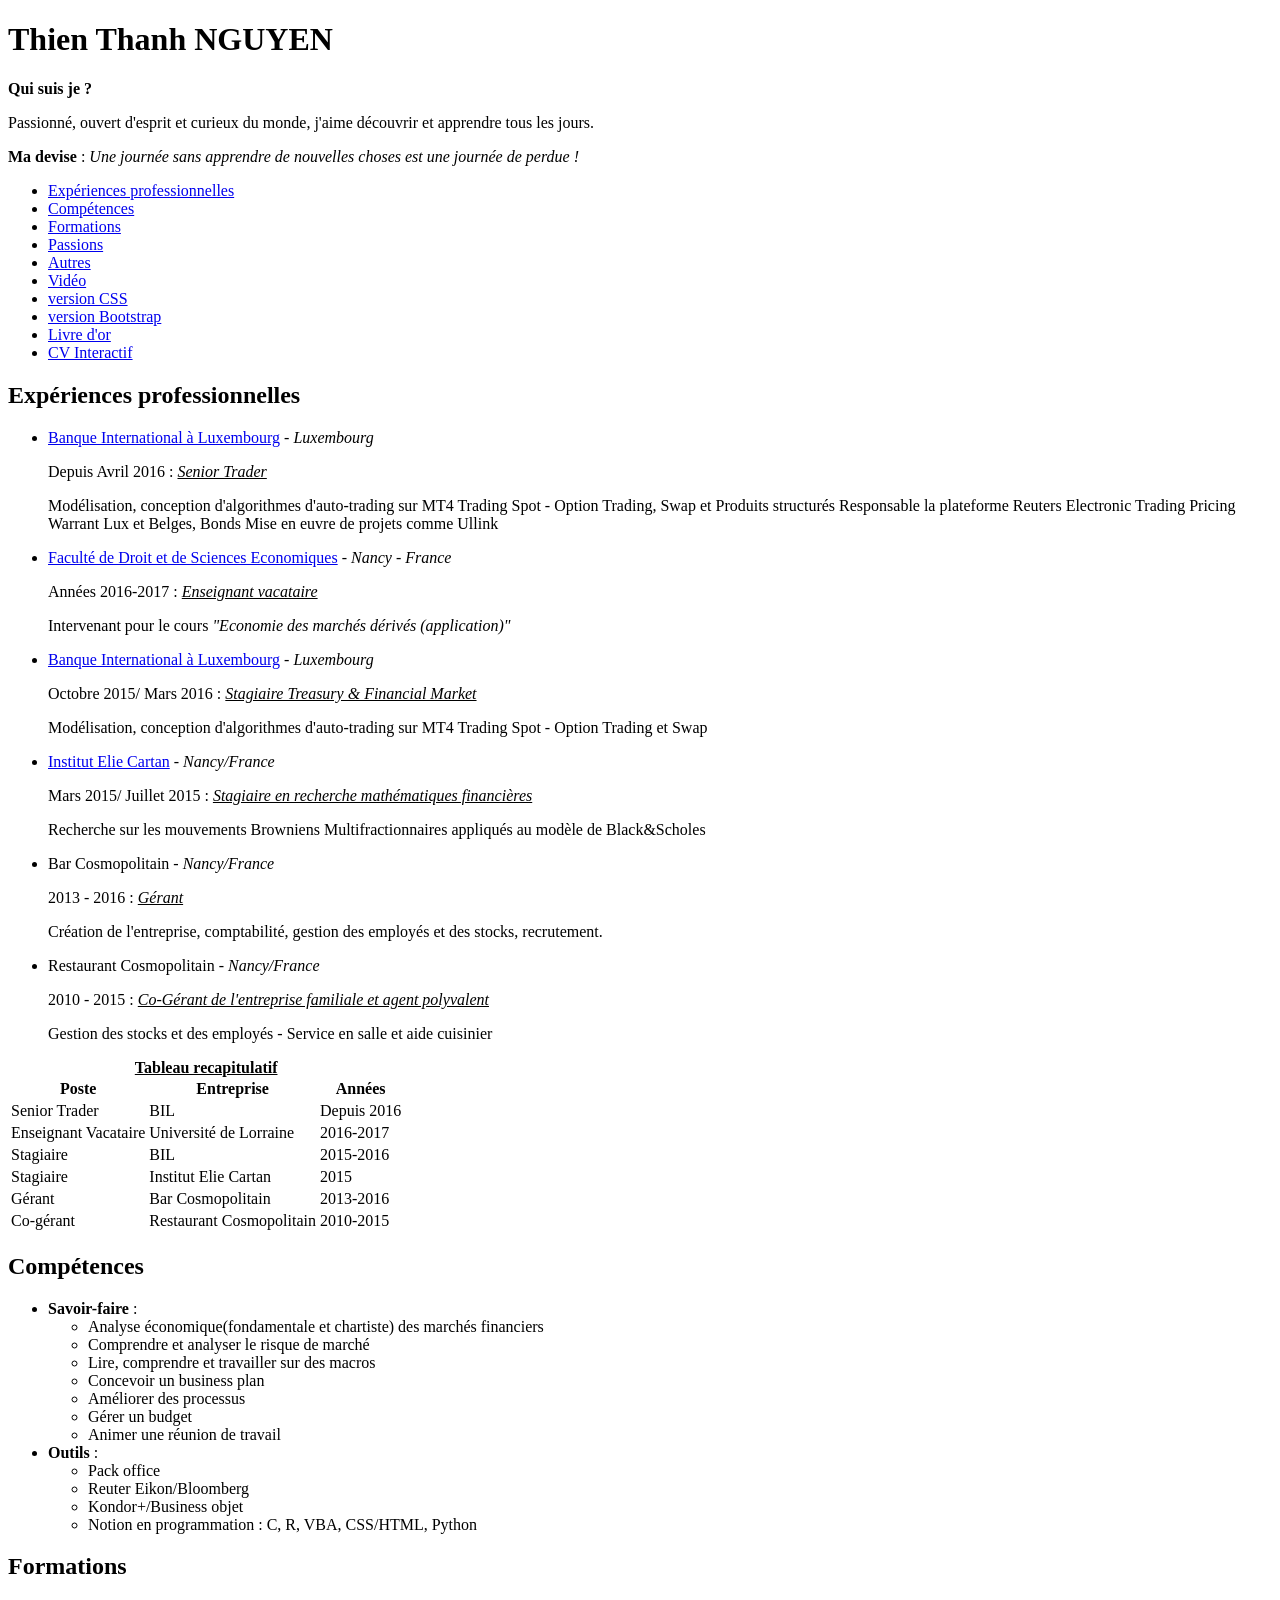
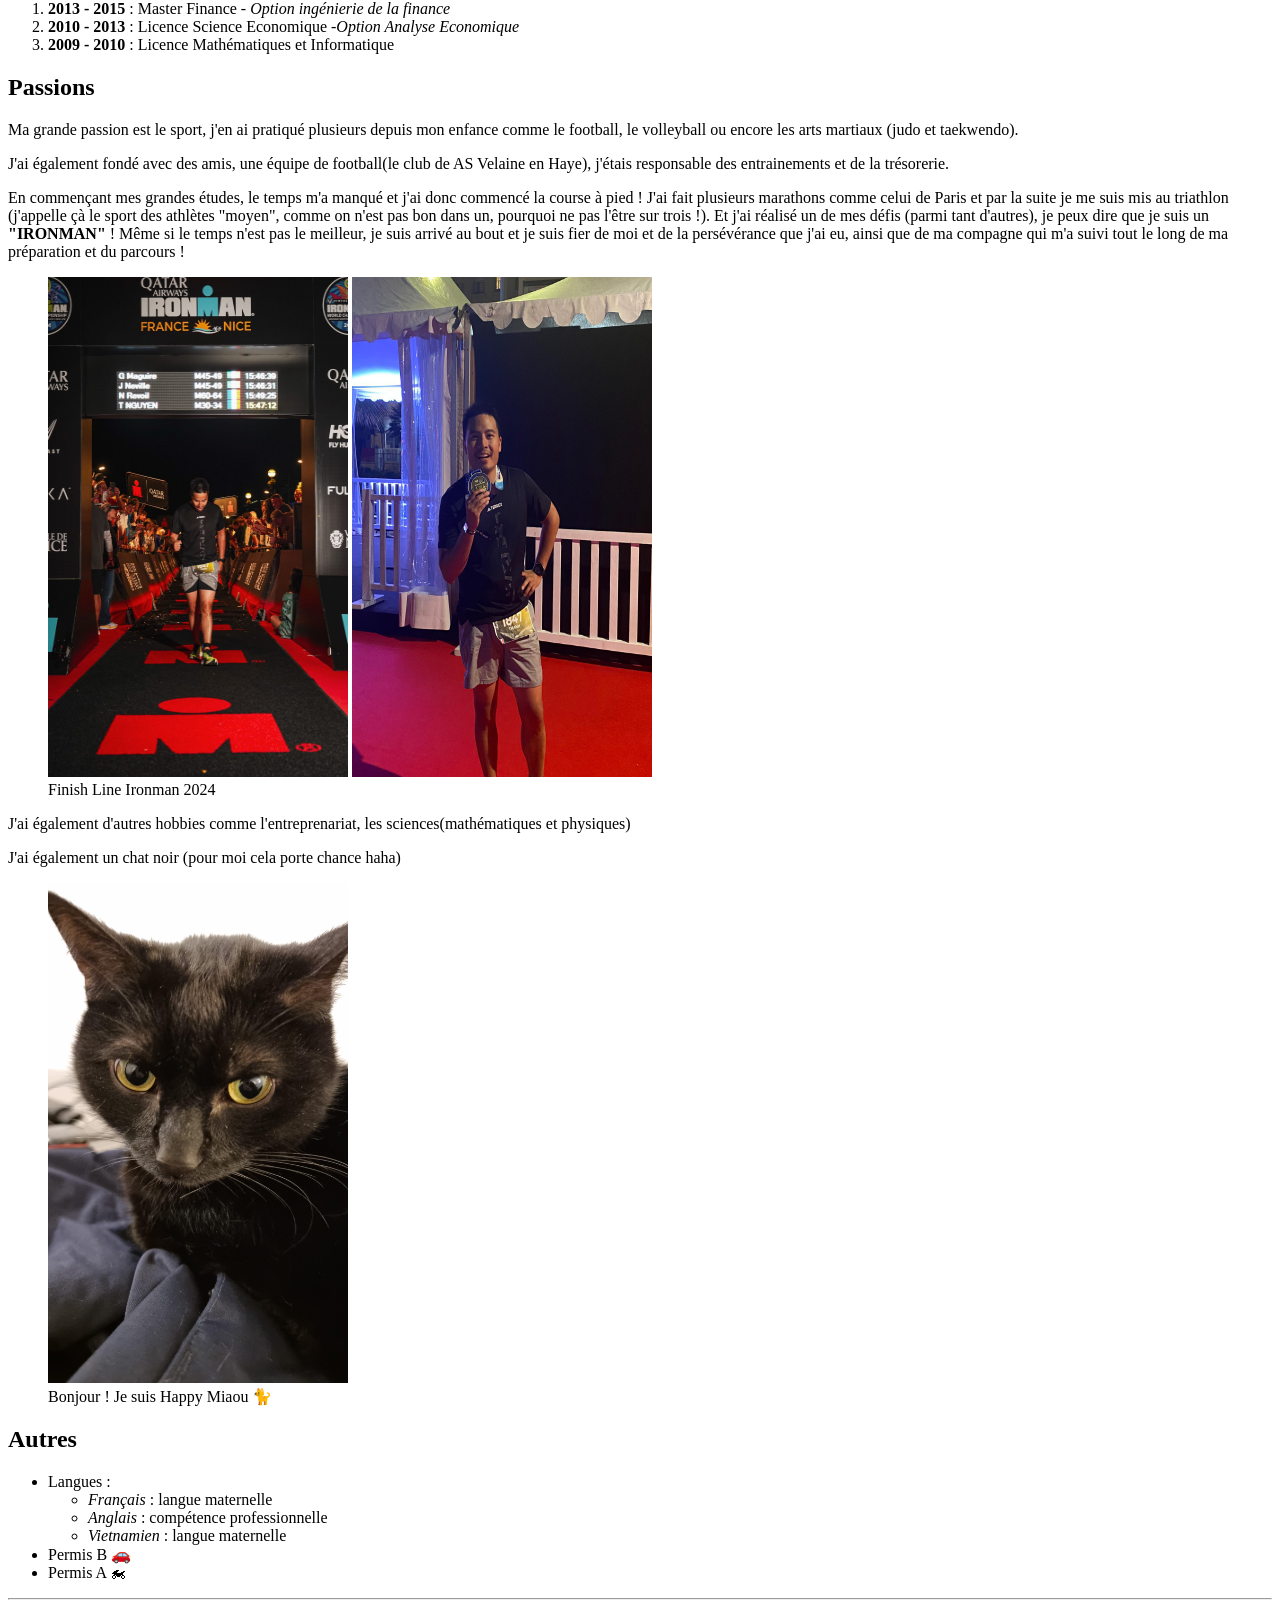
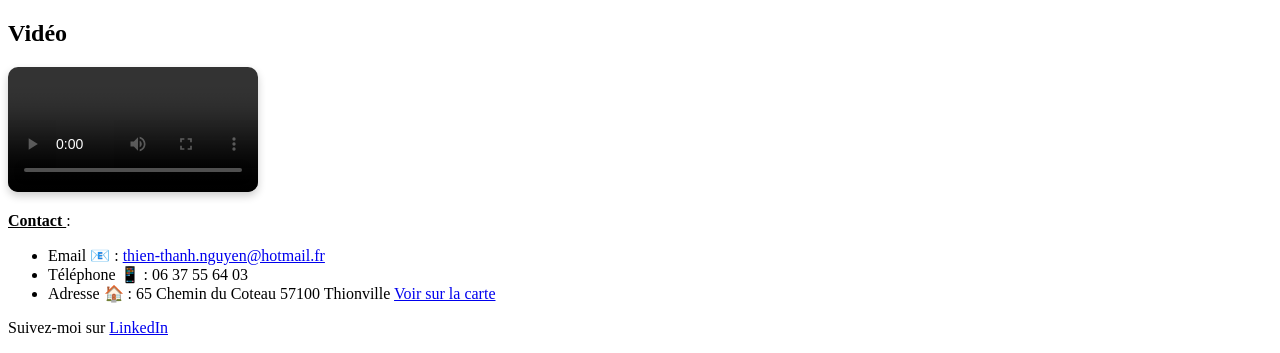
<file: index.html>
<!-- Nom ....... : index.html-->
<!-- Rôle ...... : realisation de mon CV -->
<!-- Auteur .... : Thien Thanh NGUYEN -->
<!-- Licence ... : Réalisé dans le cadre du chapitre 2 de UOR -->

<!DOCTYPE html>
<html lang="fr">
	<head>
		<meta charset="utf-8">
		<!-- meta description -->
		<meta name="viewport" content="width=device-width, initial-scale=1.0">
		<meta name="description" content="Je suis Thanh NGUYEN, decouvrez mon parcours et mes compétences.">

		<!-- meta robot -->
  		<meta name="robots" content="noindex"> <!-- ne pas indexer la page courante-->
  		<meta name="robots" content="noimageindex"> <!-- ne pas indexer les images de la page-->

		<title>CV Thanh</title> 
   		
   		<!-- Open Graph Data -->
   		<meta property="og:type" content="CV"> <!-- le type de contenu -->
  		<meta property="og:title" content="Thanh NGUYEN"> <!-- titre de la page-->
	    <meta property="og:description" content="Venez découvrir mon parcours professionnel et mes passions."> <!--description-->
    	<meta property="og:url" content="http://cv-thanh-if.atwebpages.com/index.html"><!-- URL de la page-->
        <!-- LD JSON -->
        <script type="application/ld+json">{
            "@context": "https://schema.org/",
            "@type": "Person",
            "name": "Thien Thanh NGUYEN",
            "jobTitle": "Senior Trader",
            "worksFor": {
                "@type": "Organization",
                "name": "Banque Internationale à Luxembourg (BIL)"
                },
            "alumniOf": "Université Paris 8 - IED",
            "email": "thien-thanh.nguyen@hotmail.fr",
            "telephone": "06 37 55 64 03",
            "address": {
                "@type": "PostalAddress",
                "streetAddress": "65 Chemin du Coteau",
                "postalCode": "57100",
                "addressLocality": "Thionville",
                "addressCountry": "France"
                }
        }</script>

</head>

<body>

    <header>

        <h1>Thien Thanh NGUYEN</h1>
        	<p> <strong>Qui suis je ? </strong></p> <!-- paragraphe en gras pour donner une accentuation a la question -->
        	<p> Passionné, ouvert d'esprit et curieux du monde, j'aime découvrir et apprendre tous les jours.</p>

        	<p> <strong>Ma devise</strong> : <em>Une journée sans apprendre de nouvelles choses est une journée de perdue !</em> </p>

    </header>

    <nav> <!-- ici j'ai voulu faire une table des matieres avec des liens hypertextes -->

        <ul>
            <li><a href="#experiences-professionnelles">Expériences professionnelles</a></li>

            <li><a href="#competences">Compétences</a></li>

            <li><a href="#formations">Formations</a></li>

            <li><a href="#passions">Passions</a></li>

            <li><a href="#autres">Autres</a></li>

            <li><a href="#video">Vidéo</a></li>

            <li><a href="cv_style.html">version CSS</a></li>

            <li><a href="cv_bootstrap.html">version Bootstrap</a></li>

            <li><a href="http://cv-thanh-if.atwebpages.com/livre_dor.php">Livre d'or</a></li>

            <li><a href="cv_interactif.html">CV Interactif</a></li>
        </ul>

    </nav>

    <section id="experiences-professionnelles">

        <h2>Expériences professionnelles</h2>
        <ul> <!-- utilisation d'un liste non ordonnee-->
        <li><a href="https://www.bil.com/en/Pages/index.aspx">Banque International à Luxembourg</a> - <em>Luxembourg</em>
        <p>Depuis Avril 2016 : <u><em>Senior Trader</em></u></p> <!-- utilisation de balise semantique pour mettre en évidence le texte-->
        <p>Modélisation, conception d'algorithmes d'auto-trading sur MT4
           Trading Spot - Option Trading, Swap et Produits structurés
           Responsable la plateforme Reuters Electronic Trading
           Pricing Warrant Lux et Belges, Bonds
           Mise en euvre de projets comme Ullink </p>
        </li>
        
        <li><a href="https://fac-droit.univ-lorraine.fr/">Faculté de Droit et de Sciences Economiques</a> - <em>Nancy - France</em>
        <p>Années 2016-2017 : <u><em>Enseignant vacataire</em></u></p>
        <p>Intervenant pour le cours <em>"Economie des marchés dérivés (application)"</em> </p>
        </li>

       <li><a href="https://www.bil.com/en/Pages/index.aspx">Banque International à Luxembourg</a> - <em>Luxembourg</em>
        <p>Octobre 2015/ Mars 2016 : <u><em>Stagiaire Treasury & Financial Market</em></u></p>
  		<p>Modélisation, conception d'algorithmes d'auto-trading sur MT4
           Trading Spot - Option Trading et Swap</p>
        </li>
		
        <li><a href="https://iecl.univ-lorraine.fr/">Institut Elie Cartan</a> - <em>Nancy/France</em>   
        <p>Mars 2015/ Juillet 2015 : <u><em>Stagiaire en recherche mathématiques financières</em></u></p>
  		<p>Recherche sur les mouvements Browniens Multifractionnaires appliqués au modèle de Black&Scholes</p>
        </li>
		<li>Bar Cosmopolitain - <em>Nancy/France</em>
        <p>2013 - 2016 : <u><em>Gérant</em></u></p>
  		<p>Création de l'entreprise, comptabilité, gestion des employés et des stocks, recrutement.</p>
        </li>

  		<li>Restaurant Cosmopolitain - <em>Nancy/France</em>
        <p>2010 - 2015 : <u><em>Co-Gérant de l'entreprise familiale et agent polyvalent</em></u></p>
  		<p>Gestion des stocks et des employés - Service en salle et aide cuisinier</p>
        </li>
  		</ul>
        <!-- Tableau recapitulatif -->

        <table>
        	<caption> <u><strong>Tableau recapitulatif </strong></u></caption> <!-- cree un titre-->            

            <tr> <!-- cree une ligne-->
                <th>Poste</th> <!-- cree une cellule d'en tete-->
                <th>Entreprise</th>
                <th>Années</th>
            </tr>

            <tr>
                <td>Senior Trader</td> <!-- cree une cellule standard dans le tableau-->
                <td>BIL</td>
                <td>Depuis 2016</td>
            </tr>

            <tr>
                <td>Enseignant Vacataire</td>
                <td>Université de Lorraine</td>
                <td>2016-2017</td>
            </tr>

            <tr>
                <td>Stagiaire</td>
                <td>BIL</td>
                <td>2015-2016</td>
            </tr>

            <tr>
                <td>Stagiaire</td>
                <td>Institut Elie Cartan</td>
                <td>2015</td>
            </tr>

            <tr>
                <td>Gérant</td>
                <td>Bar Cosmopolitain</td>
                <td>2013-2016</td>
            </tr>

            <tr>
                <td>Co-gérant</td>
                <td>Restaurant Cosmopolitain</td>
                <td>2010-2015</td>
            </tr>

        </table>

    </section>
	    <section id="competences">

        <h2>Compétences</h2>

        <ul><!-- liste pas ordonnee-->

            <li><strong>Savoir-faire</strong> :
            	<ul>
            		<li>Analyse économique(fondamentale et chartiste) des marchés financiers</li>
            		<li>Comprendre et analyser le risque de marché</li>
            		<li>Lire, comprendre et travailler sur des macros</li>
            		<li>Concevoir un business plan</li>
            		<li>Améliorer des processus</li>
            		<li>Gérer un budget</li>
            		<li>Animer une réunion de travail</li>
            	</ul>
            </li> 
            <li><strong>Outils</strong> :
            	<ul>
            		<li>Pack office</li>
            		<li>Reuter Eikon/Bloomberg</li>
            		<li>Kondor+/Business objet</li>
            		<li>Notion en programmation : C, R, VBA, CSS/HTML, Python</li>
            	</ul>
            </li>
        </ul>

    </section>
    	<section id="formations">

    		<h2>Formations</h2>

    		<ol> <!--utilisation d'une liste ordonnée -->
    			<li> <strong>2013 - 2015</strong> : Master Finance - <em>Option ingénierie de la finance</em></li>
    			
    			<li> <strong>2010 - 2013</strong> : Licence Science Economique -<em>Option Analyse Economique</em></li>
    			
    			<li> <strong>2009 - 2010</strong> : Licence Mathématiques et Informatique</li>
    		</ol>

	</section>

    <section id="passions">
        <h2>Passions</h2>

        <p>Ma grande passion est le sport, j'en ai pratiqué plusieurs depuis mon enfance comme le football, le volleyball ou encore les arts martiaux (judo et taekwendo).</p>
        <p>J'ai également fondé avec des amis, une équipe de football(le club de AS Velaine en Haye), j'étais responsable des entrainements et de la trésorerie. </p>
        <p>En commençant mes grandes études, le temps m'a manqué et j'ai donc commencé la course à pied ! J'ai fait plusieurs marathons comme celui de Paris et par la suite je me suis mis au triathlon (j'appelle çà le sport des athlètes "moyen", comme on n'est pas bon dans un, pourquoi ne pas l'être sur trois !). 
        Et j'ai réalisé un de mes défis (parmi tant d'autres), je peux dire que je suis un <strong>"IRONMAN"</strong> ! 
    	Même si le temps n'est pas le meilleur, je suis arrivé au bout et je suis fier de moi et de la persévérance que j'ai eu, ainsi que de ma compagne qui m'a suivi tout le long de ma préparation et du parcours !</p>

    	<figure>
        <img src="Finish_line.jpg" title="I am an IRONMAN" alt="Finish line Ironman de Nice 2024" width="300" height="500"> 
        <img src="Medaille.jpg" alt="Médaille !" width="300" height="500">
        <figcaption>Finish Line Ironman 2024</figcaption>
    	</figure>

    	<p>J'ai également d'autres hobbies comme l'entreprenariat, les sciences(mathématiques et physiques)</p>

    	<p>J'ai également un chat noir (pour moi cela porte chance haha)</p>
    	<figure>
    		<img src="Happy.jpeg" alt="Happy la bête des Vosges" width="300" height="500">
    		<figcaption>Bonjour ! Je suis Happy Miaou &#128008; </figcaption>
    	</figure>
    </section>

    <section id="autres">
            <h2>Autres</h2>
            <ul>
                <li>Langues :
                    <ul>
                    <li><em>Français</em> : langue maternelle</li>
                    <li><em>Anglais</em> : compétence professionnelle</li>
                    <li><em>Vietnamien</em> : langue maternelle</li>
                    </ul>
                </li>
                <li>Permis B 🚗 </li>
                <li>Permis A 🏍 </li>
            </ul>
    </section> <hr>

    <section id="video">
        <h2>Vidéo</h2>
            <video style="width: 100%; max-width: 250px; border-radius: 10px; box-shadow: 0 4px 8px rgba(0,0,0,0.2);" controls>
            <source src="video.mp4" type="video/mp4">
            Votre navigateur ne supporte pas la balise vidéo.
        </video>
    </section>

    <footer>
        <p><u><strong>Contact </strong></u> :</p>
        <ul>
        <li>Email 📧 : <a href="mailto:thien-thanh.nguyen@hotmail.fr">thien-thanh.nguyen@hotmail.fr</a> </li>
        <li>Téléphone 📱 : 06 37 55 64 03</li>
        <li>Adresse 🏠 : 65 Chemin du Coteau 57100 Thionville <a href="https://maps.app.goo.gl/HkhhZXBoajNpypkQA" target="_blank">Voir sur la carte</a></li>
        </ul>
        <p>Suivez-moi sur <a href="https://www.linkedin.com/in/thanh-nguyen-71548b7b/" target="_blank">LinkedIn</a></p>
    </footer>

</body>

</html>
</file>
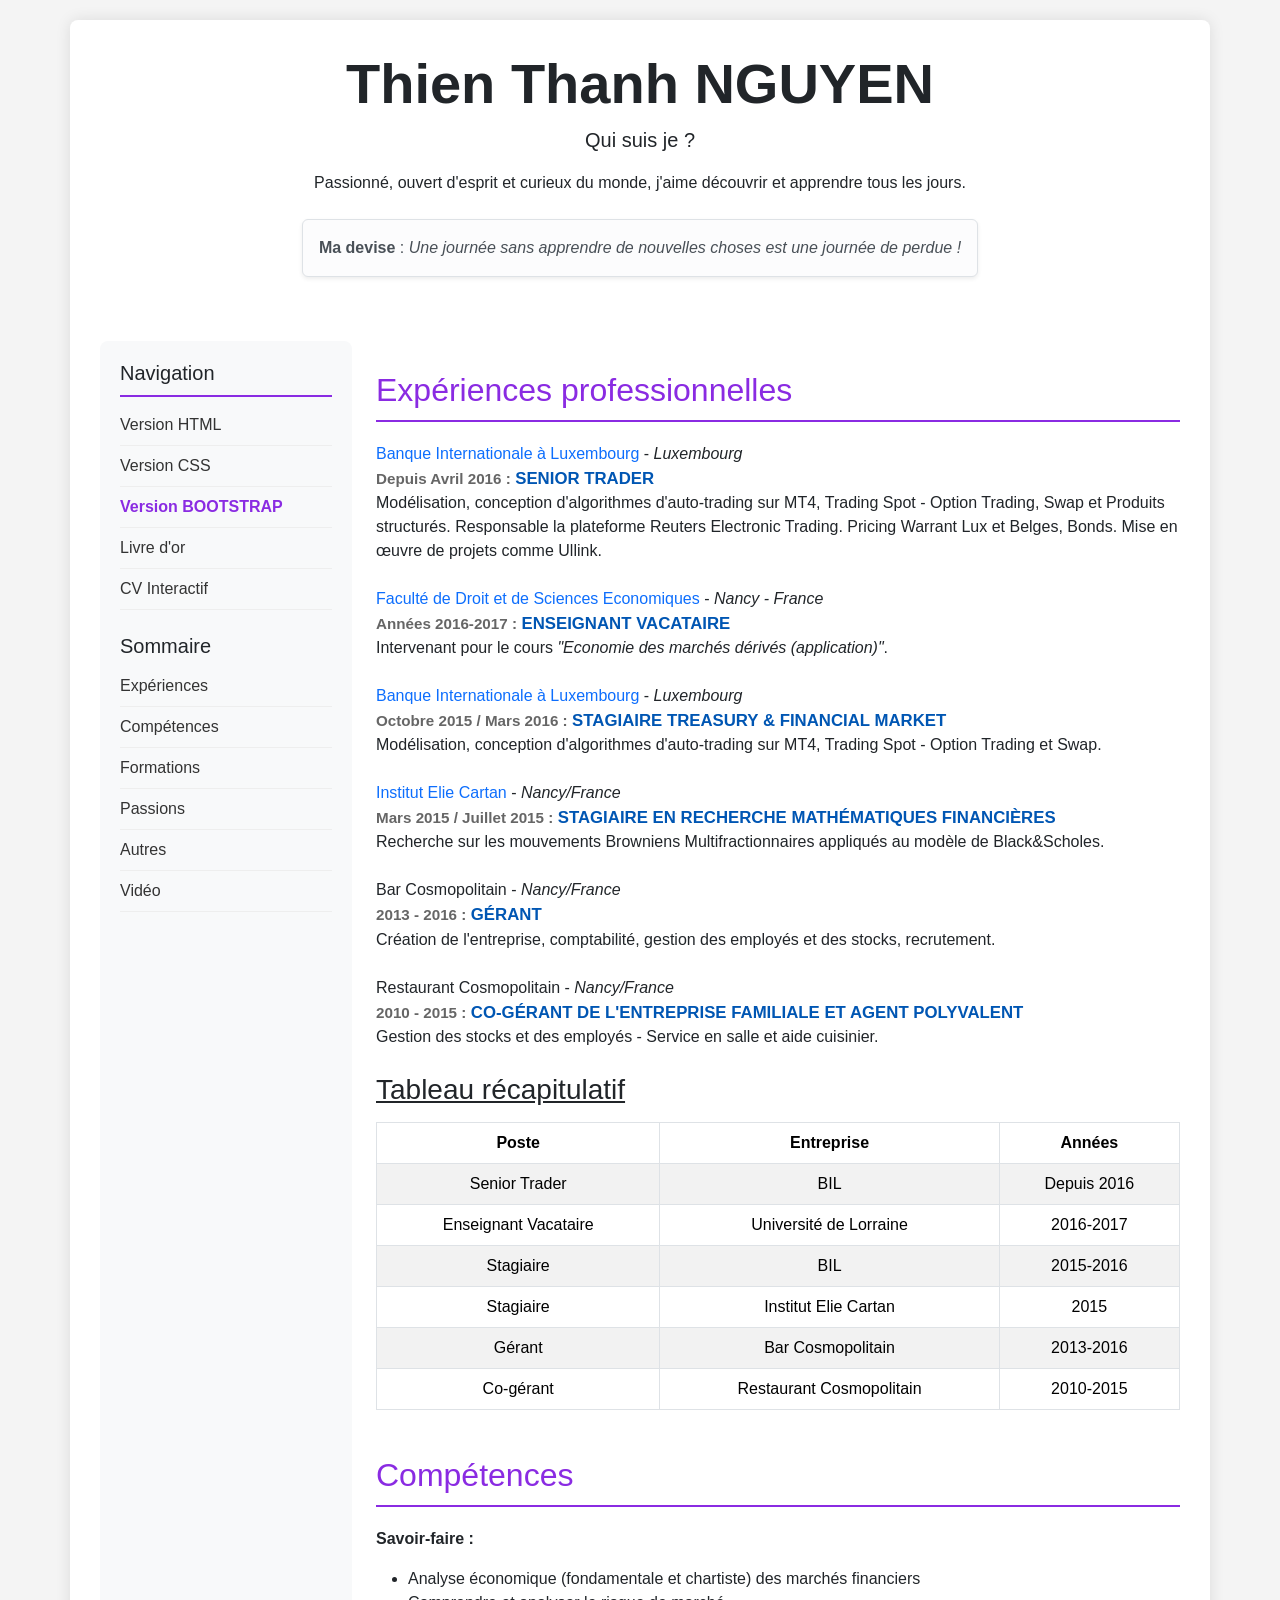
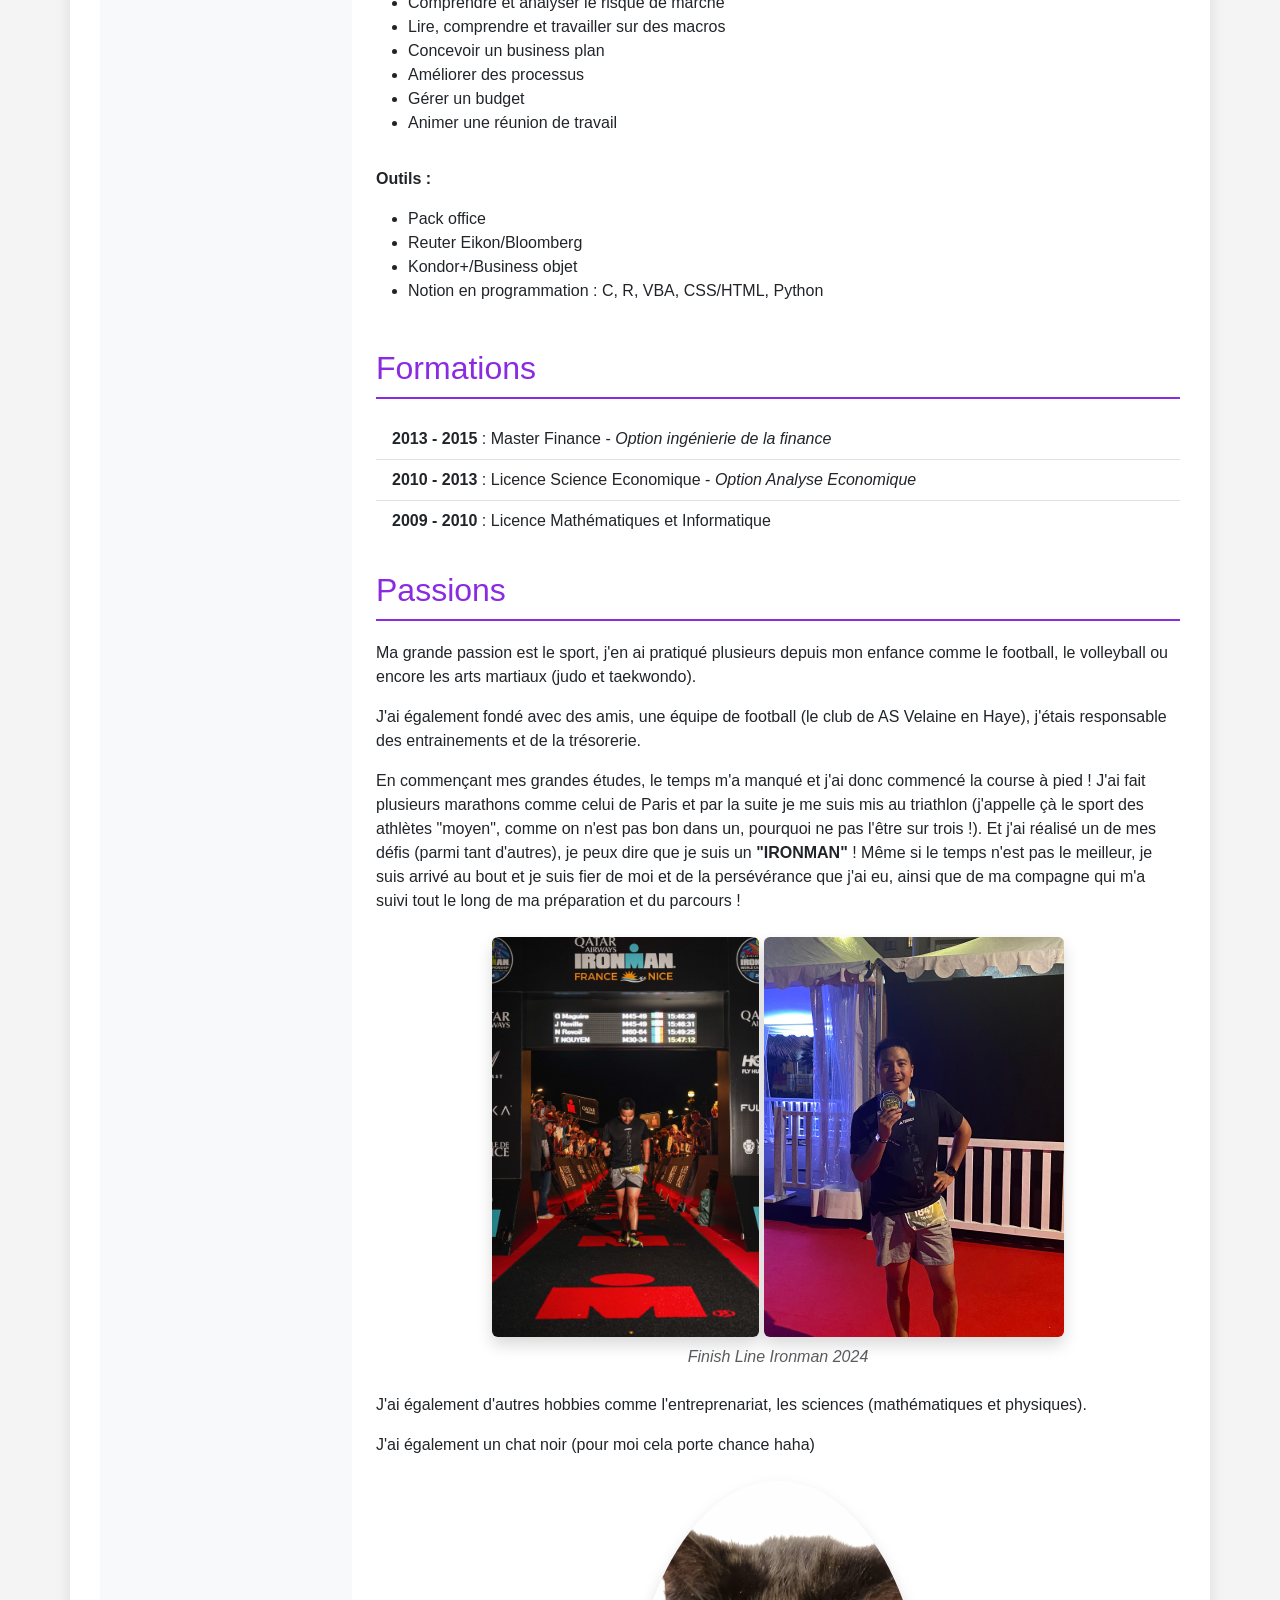
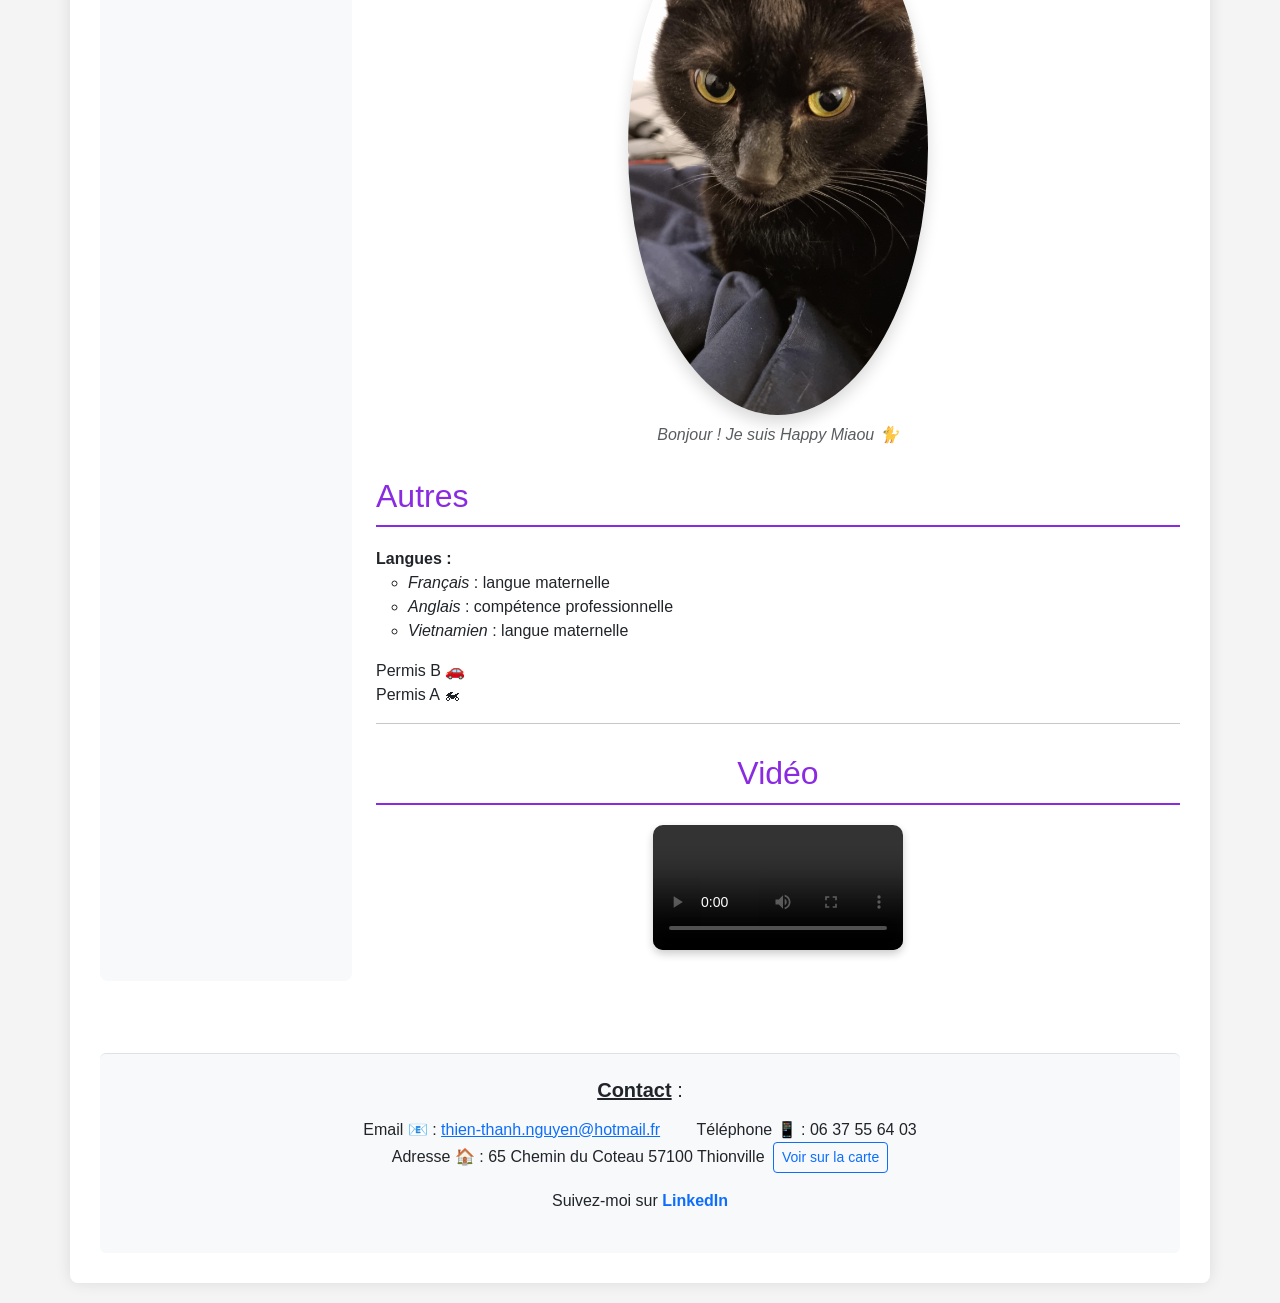
<file: cv_bootstrap.html>
<!-- Nom ....... : cv_bootstrap.html-->
<!-- Rôle ...... : une version bootstrap pour adapter mon cv à n'importe quel écran  -->
<!-- Auteur .... : Thien Thanh NGUYEN -->
<!-- Licence ... : Réalisé dans le cadre du chapitre 3 exercice 3.2 de UOR -->

<!DOCTYPE html>
<html lang="fr">
<head>
    <meta charset="utf-8">
    <meta name="viewport" content="width=device-width, initial-scale=1.0">
    <meta name="description" content="CV de Thanh NGUYEN - Version Bootstrap">
    <meta name="robots" content="noindex">
    <meta name="robots" content="noimageindex">

    <title>CV Thanh - Bonus Bootstrap</title>

    <!-- Open Graph Data -->
    <meta property="og:type" content="CV">
    <meta property="og:title" content="Thanh NGUYEN - Bootstrap">
    <meta property="og:description" content="Venez découvrir mon parcours professionnel et mes passions.">
    <meta property="og:url" content="http://cv-thanh-if.atwebpages.com/cv_bootstrap.html">

    <link href="https://cdn.jsdelivr.net/npm/bootstrap@5.3.8/dist/css/bootstrap.min.css" rel="stylesheet">

    <style>
        body { background-color: #f4f4f4; font-family: sans-serif; }
        
        /*conteneur principal avec ombre */
        .conteneur-cv { 
            background-color: white; 
            padding: 30px; 
            box-shadow: 0 0 15px rgba(0,0,0,0.1); 
            margin-top: 20px; 
            margin-bottom: 20px;
            border-radius: 8px;
        }

        /*titres H2 en violet */
        h2 { 
            color: blueviolet; 
            border-bottom: 2px solid blueviolet; 
            padding-bottom: 10px;
            margin-top: 30px;
            margin-bottom: 20px;
        }
        
        /*menu latéral style */
        .sidebar { background-color: #f8f9fa; padding: 20px; border-radius: 8px; height: 100%; }
        .sidebar a { text-decoration: none; color: #333; display: block; padding: 8px 0; border-bottom: 1px solid #eee; }
        .sidebar a:hover { color: blueviolet; font-weight: bold; padding-left: 5px; transition: 0.2s; }
        .nav-active { color: blueviolet !important; font-weight: bold; }

        /*mise en forme des dates et postes */
        .date { color: #666; font-weight: bold; font-size: 0.95em; }
        .poste { color: #0056b3; font-weight: bold; text-transform: uppercase; font-size: 1.05em; }
        
        /*style du tableau */
        .table-custom thead { background-color: #0056b3; color: white; }
    </style>

    <!-- exo 2.2 : Métadonnées LD-JSON -->
    <script type="application/ld+json">
    {
      "@context": "https://schema.org/",
      "@type": "Person",
      "name": "Thien Thanh NGUYEN",
      "jobTitle": "Senior Trader",
      "worksFor": {
        "@type": "Organization",
        "name": "Banque Internationale à Luxembourg (BIL)"
      },
      "alumniOf": "Université Paris 8 - IED",
      "email": "thien-thanh.nguyen@hotmail.fr",
      "telephone": "06 37 55 64 03",
      "address": {
        "@type": "PostalAddress",
        "streetAddress": "65 Chemin du Coteau",
        "postalCode": "57100",
        "addressLocality": "Thionville",
        "addressCountry": "France"
      }
    }
    </script>
</head>

<body>

    <div class="container conteneur-cv">

        <div class="row text-center mb-5">
            <div class="col-12">
                <h1 class="display-4 fw-bold">Thien Thanh NGUYEN</h1>
                <p class="lead"><strong>Qui suis je ?</strong></p>
                <p>Passionné, ouvert d'esprit et curieux du monde, j'aime découvrir et apprendre tous les jours.</p>
                <div class="alert alert-light border shadow-sm d-inline-block mt-2">
                    <strong>Ma devise</strong> : <em>Une journée sans apprendre de nouvelles choses est une journée de perdue !</em>
                </div>
            </div>
        </div>

        <div class="row">
            
            <div class="col-md-3 mb-4">
                <div class="sidebar sticky-top" style="top: 20px;">
                    <h2 class="h5">Navigation</h2>
                    <nav class="nav flex-column mb-4">
                        <a href="index.html">Version HTML</a>
                        <a href="cv_style.html">Version CSS</a>
                        <a href="cv_bootstrap.html" class="nav-active">Version BOOTSTRAP</a>
                        <a href="http://cv-thanh-if.atwebpages.com/livre_dor.php">Livre d'or</a>
                        <a href="cv_interactif.html">CV Interactif</a>
                    </nav>

                    <h3 class="h5">Sommaire</h3>
                    <nav class="nav flex-column">
                        <a href="#experiences">Expériences</a>
                        <a href="#competences">Compétences</a>
                        <a href="#formations">Formations</a>
                        <a href="#passions">Passions</a>
                        <a href="#autres">Autres</a>
                        <a href="#video">Vidéo</a>
                    </nav>
                </div>
            </div>

            <div class="col-md-9">

                <section id="experiences">
                    <h2>Expériences professionnelles</h2>
                    
                    <div class="mb-4">
                        <a href="https://www.bil.com/en/Pages/index.aspx" target="_blank" class="text-decoration-none">Banque Internationale à Luxembourg</a> - <em>Luxembourg</em><br>
                        <span class="date">Depuis Avril 2016 :</span> <span class="poste">Senior Trader</span>
                        <p>Modélisation, conception d'algorithmes d'auto-trading sur MT4, Trading Spot - Option Trading, Swap et Produits structurés. Responsable la plateforme Reuters Electronic Trading. Pricing Warrant Lux et Belges, Bonds. Mise en œuvre de projets comme Ullink.</p>
                    </div>

                    <div class="mb-4">
                        <a href="https://fac-droit.univ-lorraine.fr/" target="_blank" class="text-decoration-none">Faculté de Droit et de Sciences Economiques</a> - <em>Nancy - France</em><br>
                        <span class="date">Années 2016-2017 :</span> <span class="poste">Enseignant vacataire</span>
                        <p>Intervenant pour le cours <em>"Economie des marchés dérivés (application)"</em>.</p>
                    </div>

                    <div class="mb-4">
                        <a href="https://www.bil.com/en/Pages/index.aspx" target="_blank" class="text-decoration-none">Banque Internationale à Luxembourg</a> - <em>Luxembourg</em><br>
                        <span class="date">Octobre 2015 / Mars 2016 :</span> <span class="poste">Stagiaire Treasury & Financial Market</span>
                        <p>Modélisation, conception d'algorithmes d'auto-trading sur MT4, Trading Spot - Option Trading et Swap.</p>
                    </div>

                    <div class="mb-4">
                        <a href="https://iecl.univ-lorraine.fr/" target="_blank" class="text-decoration-none">Institut Elie Cartan</a> - <em>Nancy/France</em><br>
                        <span class="date">Mars 2015 / Juillet 2015 :</span> <span class="poste">Stagiaire en recherche mathématiques financières</span>
                        <p>Recherche sur les mouvements Browniens Multifractionnaires appliqués au modèle de Black&Scholes.</p>
                    </div>

                    <div class="mb-4">
                        Bar Cosmopolitain - <em>Nancy/France</em><br>
                        <span class="date">2013 - 2016 :</span> <span class="poste">Gérant</span>
                        <p>Création de l'entreprise, comptabilité, gestion des employés et des stocks, recrutement.</p>
                    </div>

                    <div class="mb-4">
                        Restaurant Cosmopolitain - <em>Nancy/France</em><br>
                        <span class="date">2010 - 2015 :</span> <span class="poste">Co-Gérant de l'entreprise familiale et agent polyvalent</span>
                        <p>Gestion des stocks et des employés - Service en salle et aide cuisinier.</p>
                    </div>

                    <h3 class="mt-4 mb-3"><u>Tableau récapitulatif</u></h3>
                    <div class="table-responsive">
                        <table class="table table-bordered table-striped table-custom align-middle text-center">
                            <thead>
                                <tr>
                                    <th>Poste</th>
                                    <th>Entreprise</th>
                                    <th>Années</th>
                                </tr>
                            </thead>
                            <tbody>
                                <tr><td>Senior Trader</td><td>BIL</td><td>Depuis 2016</td></tr>
                                <tr><td>Enseignant Vacataire</td><td>Université de Lorraine</td><td>2016-2017</td></tr>
                                <tr><td>Stagiaire</td><td>BIL</td><td>2015-2016</td></tr>
                                <tr><td>Stagiaire</td><td>Institut Elie Cartan</td><td>2015</td></tr>
                                <tr><td>Gérant</td><td>Bar Cosmopolitain</td><td>2013-2016</td></tr>
                                <tr><td>Co-gérant</td><td>Restaurant Cosmopolitain</td><td>2010-2015</td></tr>
                            </tbody>
                        </table>
                    </div>
                </section>

                <section id="competences">
                    <h2>Compétences</h2>
                    <div class="row">
                        <div class="col-12">
                            <p><strong>Savoir-faire :</strong></p>
                            <ul>
                                <li>Analyse économique (fondamentale et chartiste) des marchés financiers</li>
                                <li>Comprendre et analyser le risque de marché</li>
                                <li>Lire, comprendre et travailler sur des macros</li>
                                <li>Concevoir un business plan</li>
                                <li>Améliorer des processus</li>
                                <li>Gérer un budget</li>
                                <li>Animer une réunion de travail</li>
                            </ul>
                        </div>
                        <div class="col-12 mt-3">
                            <p><strong>Outils :</strong></p>
                            <ul>
                                <li>Pack office</li>
                                <li>Reuter Eikon/Bloomberg</li>
                                <li>Kondor+/Business objet</li>
                                <li>Notion en programmation : C, R, VBA, CSS/HTML, Python</li>
                            </ul>
                        </div>
                    </div>
                </section>

                <section id="formations">
                    <h2>Formations</h2>
                    <ul class="list-group list-group-flush">
                        <li class="list-group-item">
                            <strong>2013 - 2015</strong> : Master Finance - <em>Option ingénierie de la finance</em>
                        </li>
                        <li class="list-group-item">
                            <strong>2010 - 2013</strong> : Licence Science Economique - <em>Option Analyse Economique</em>
                        </li>
                        <li class="list-group-item">
                            <strong>2009 - 2010</strong> : Licence Mathématiques et Informatique
                        </li>
                    </ul>
                </section>

                <section id="passions">
                    <h2>Passions</h2>
                    <p>Ma grande passion est le sport, j'en ai pratiqué plusieurs depuis mon enfance comme le football, le volleyball ou encore les arts martiaux (judo et taekwondo).</p>
                    <p>J'ai également fondé avec des amis, une équipe de football (le club de AS Velaine en Haye), j'étais responsable des entrainements et de la trésorerie.</p>
                    <p>En commençant mes grandes études, le temps m'a manqué et j'ai donc commencé la course à pied ! J'ai fait plusieurs marathons comme celui de Paris et par la suite je me suis mis au triathlon (j'appelle çà le sport des athlètes "moyen", comme on n'est pas bon dans un, pourquoi ne pas l'être sur trois !). 
                    Et j'ai réalisé un de mes défis (parmi tant d'autres), je peux dire que je suis un <strong>"IRONMAN"</strong> ! 
                    Même si le temps n'est pas le meilleur, je suis arrivé au bout et je suis fier de moi et de la persévérance que j'ai eu, ainsi que de ma compagne qui m'a suivi tout le long de ma préparation et du parcours !</p>

                    <div class="text-center my-4">
                        <img src="Finish_line.jpg" class="img-fluid rounded shadow mb-2" alt="Finish line Ironman de Nice 2024" style="max-height: 400px;">
                        <img src="Medaille.jpg" class="img-fluid rounded shadow mb-2" alt="Médaille !" style="max-height: 400px;">
                        <p class="text-muted fst-italic">Finish Line Ironman 2024</p>
                    </div>

                    <p>J'ai également d'autres hobbies comme l'entreprenariat, les sciences (mathématiques et physiques).</p>

                    <p>J'ai également un chat noir (pour moi cela porte chance haha)</p>
                    <div class="text-center my-4">
                        <img src="Happy.jpeg" class="img-fluid rounded-circle shadow" alt="Happy la bête des Vosges" style="max-width: 300px;">
                        <p class="text-muted fst-italic mt-2">Bonjour ! Je suis Happy Miaou 🐈</p>
                    </div>
                </section>

                <section id="autres">
                    <h2>Autres</h2>
                    <ul class="list-unstyled">
                        <li><strong>Langues :</strong>
                            <ul>
                                <li><em>Français</em> : langue maternelle</li>
                                <li><em>Anglais</em> : compétence professionnelle</li>
                                <li><em>Vietnamien</em> : langue maternelle</li>
                            </ul>
                        </li>
                        <li class="mt-3">Permis B 🚗</li>
                        <li>Permis A 🏍</li>
                    </ul>
                </section>

                <hr>

                <!-- exo 2.2 : Section vidéo -->
                <section id="video" class="text-center mb-5">
                    <h2>Vidéo</h2>
                    <video style="width: 100%; max-width: 250px; border-radius: 10px; box-shadow: 0 4px 8px rgba(0,0,0,0.2);" controls>
                        <source src="video.mp4" type="video/mp4">
                        Votre navigateur ne supporte pas la balise vidéo.
                    </video>
                </section>

            </div>
        </div> 
        
        <footer class="mt-5 pt-4 border-top bg-light text-center rounded p-4">
            <p class="h5 mb-3"><u><strong>Contact</strong></u> :</p>
            <ul class="list-inline mb-3">
                <li class="list-inline-item mx-3">Email 📧 : <a href="mailto:thien-thanh.nguyen@hotmail.fr">thien-thanh.nguyen@hotmail.fr</a></li>
                <li class="list-inline-item mx-3">Téléphone 📱 : 06 37 55 64 03</li>
                <li class="list-inline-item mx-3">Adresse 🏠 : 65 Chemin du Coteau 57100 Thionville <a href="https://maps.app.goo.gl/HkhhZXBoajNpypkQA" target="_blank" class="btn btn-sm btn-outline-primary ms-1">Voir sur la carte</a></li>
            </ul>
            <p>Suivez-moi sur <a href="https://www.linkedin.com/in/thanh-nguyen-71548b7b/" target="_blank" class="text-decoration-none fw-bold text-primary">LinkedIn</a></p>
        </footer>

    </div> 
    
    <script src="https://cdn.jsdelivr.net/npm/bootstrap@5.3.0/dist/js/bootstrap.bundle.min.js"></script>
</body>
</html>
</file>
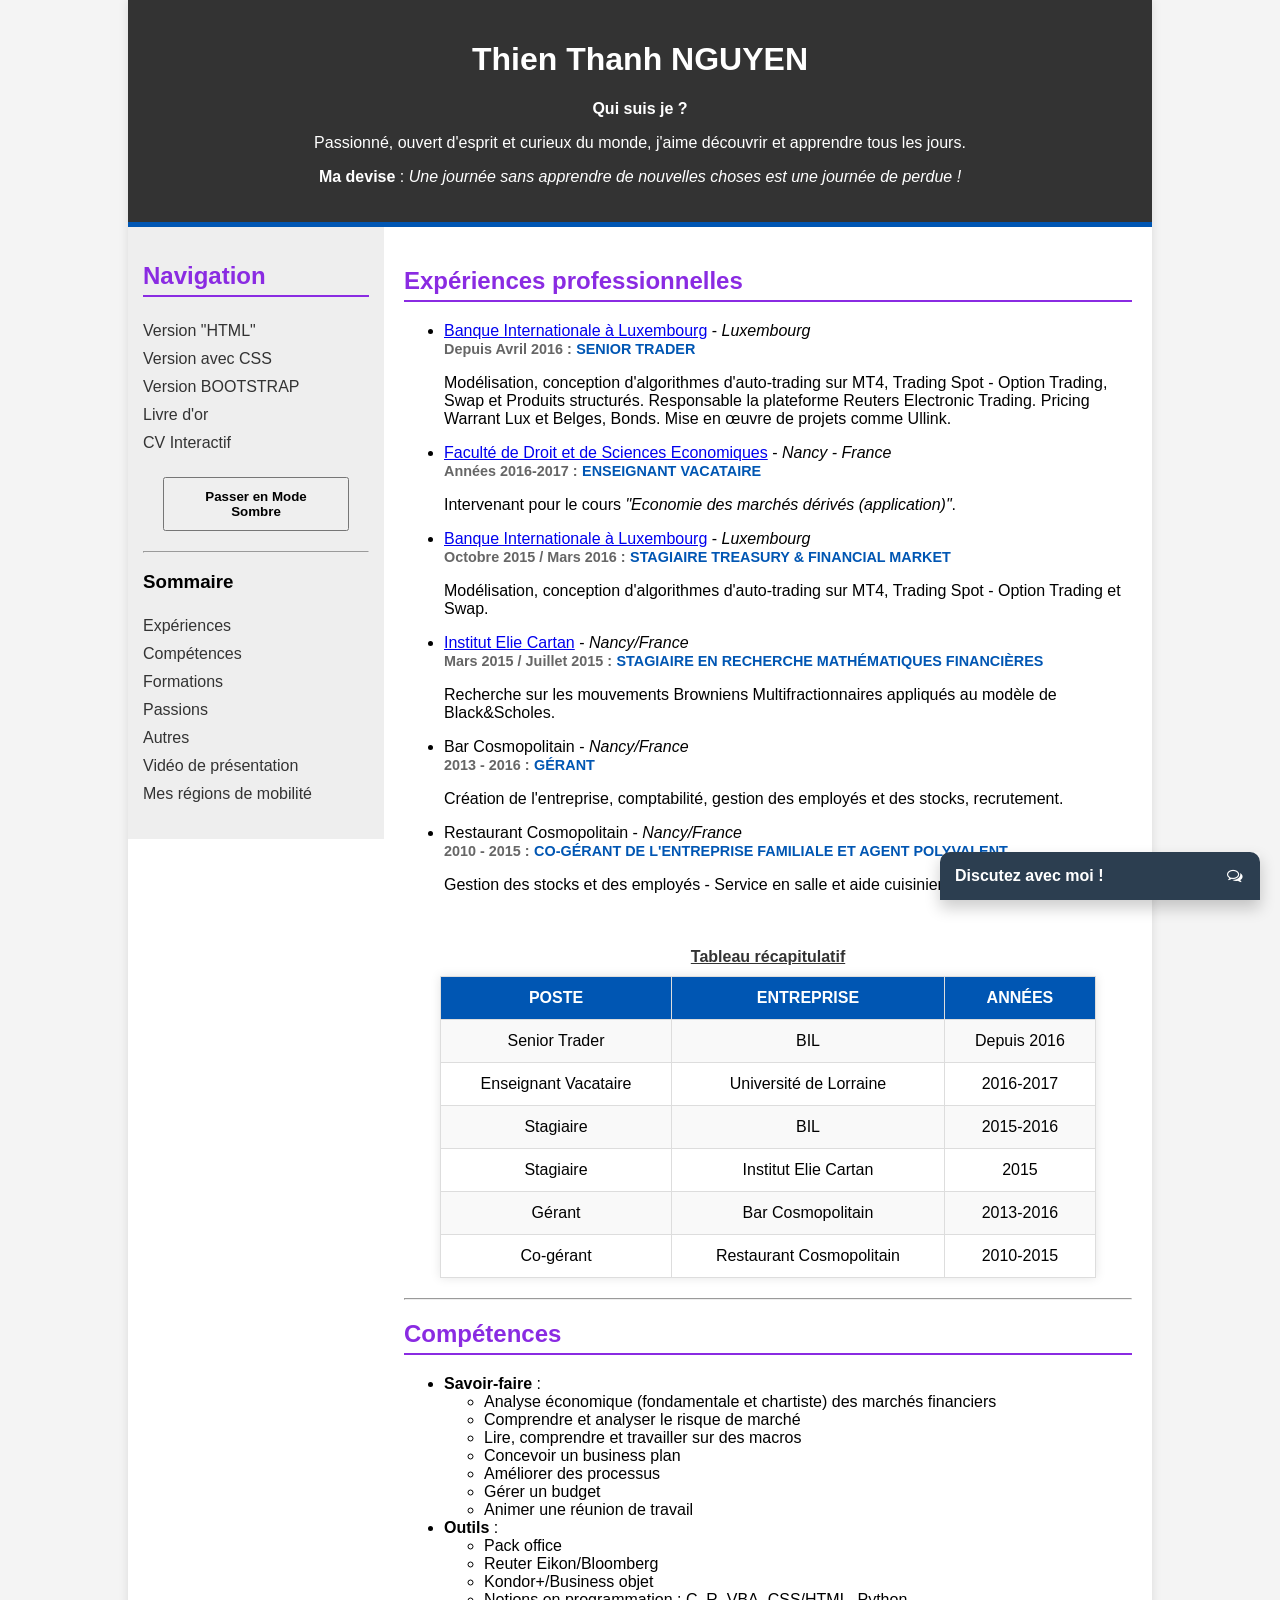
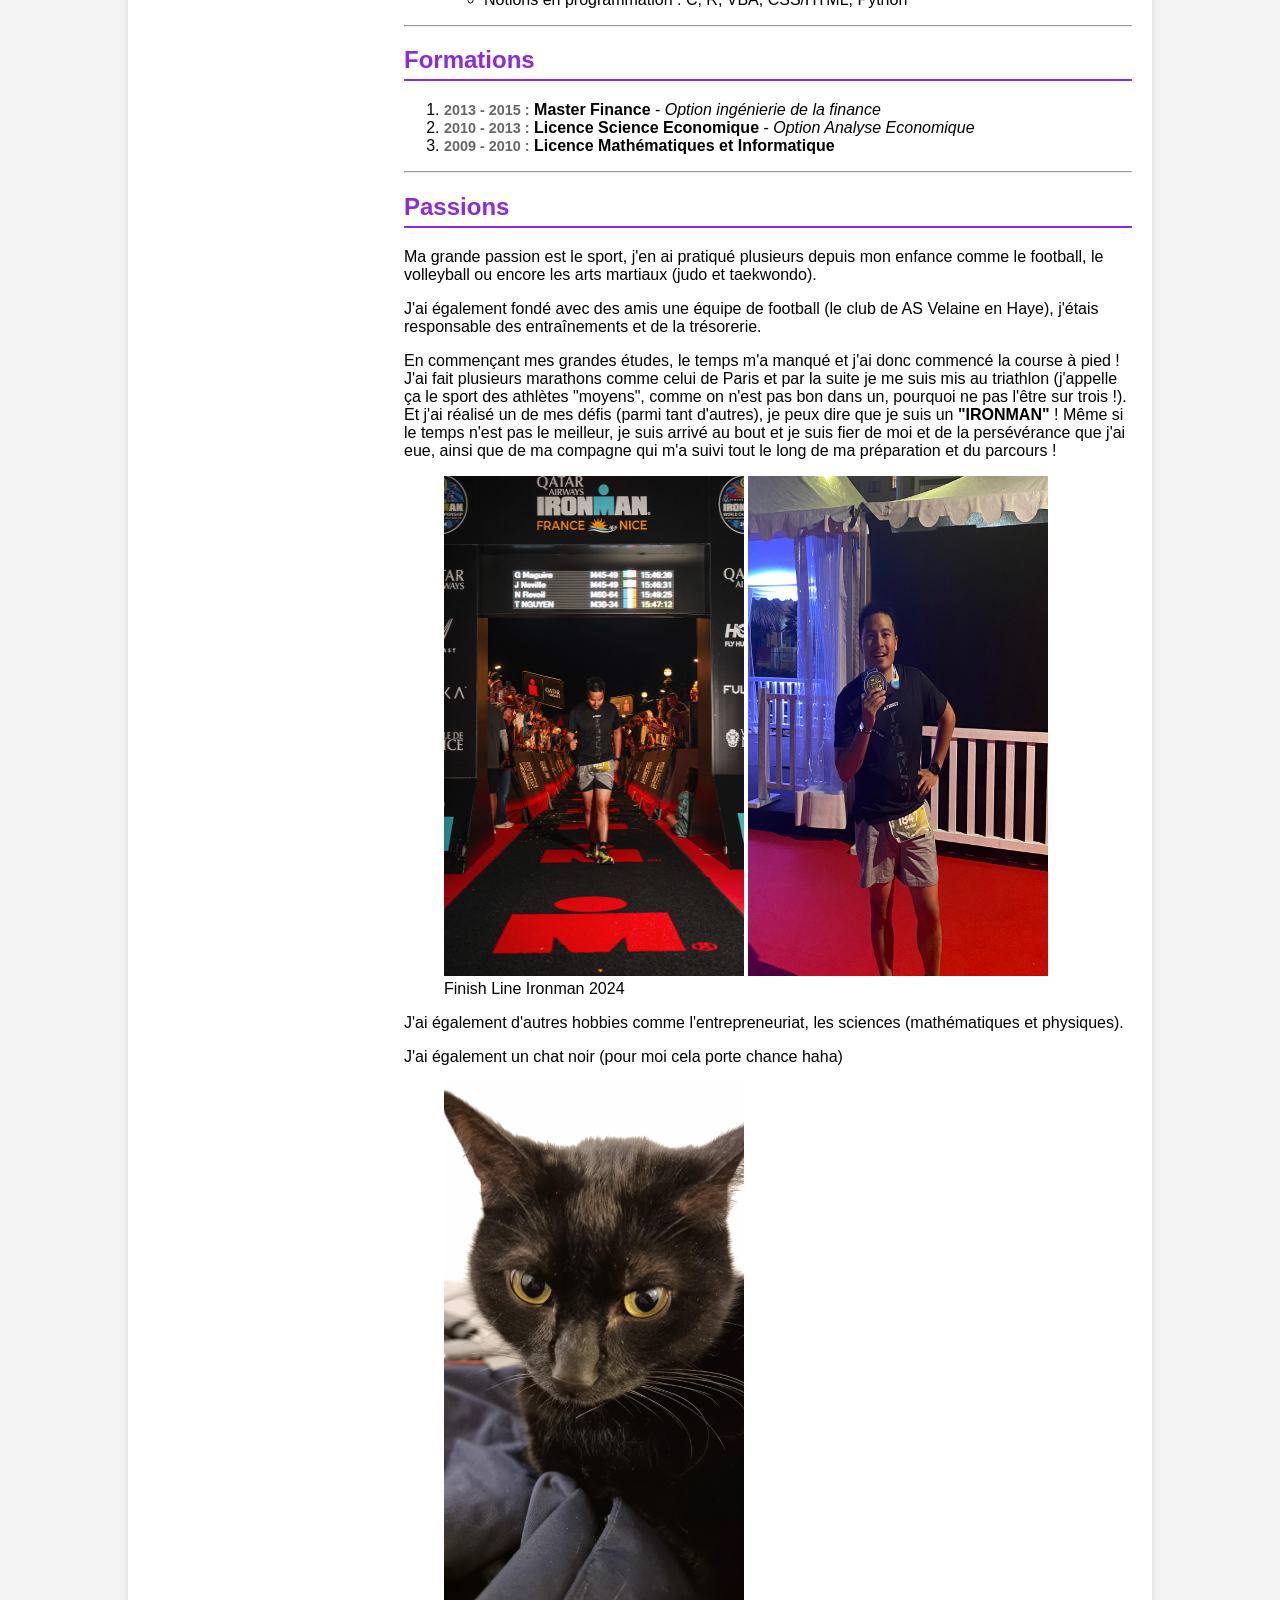
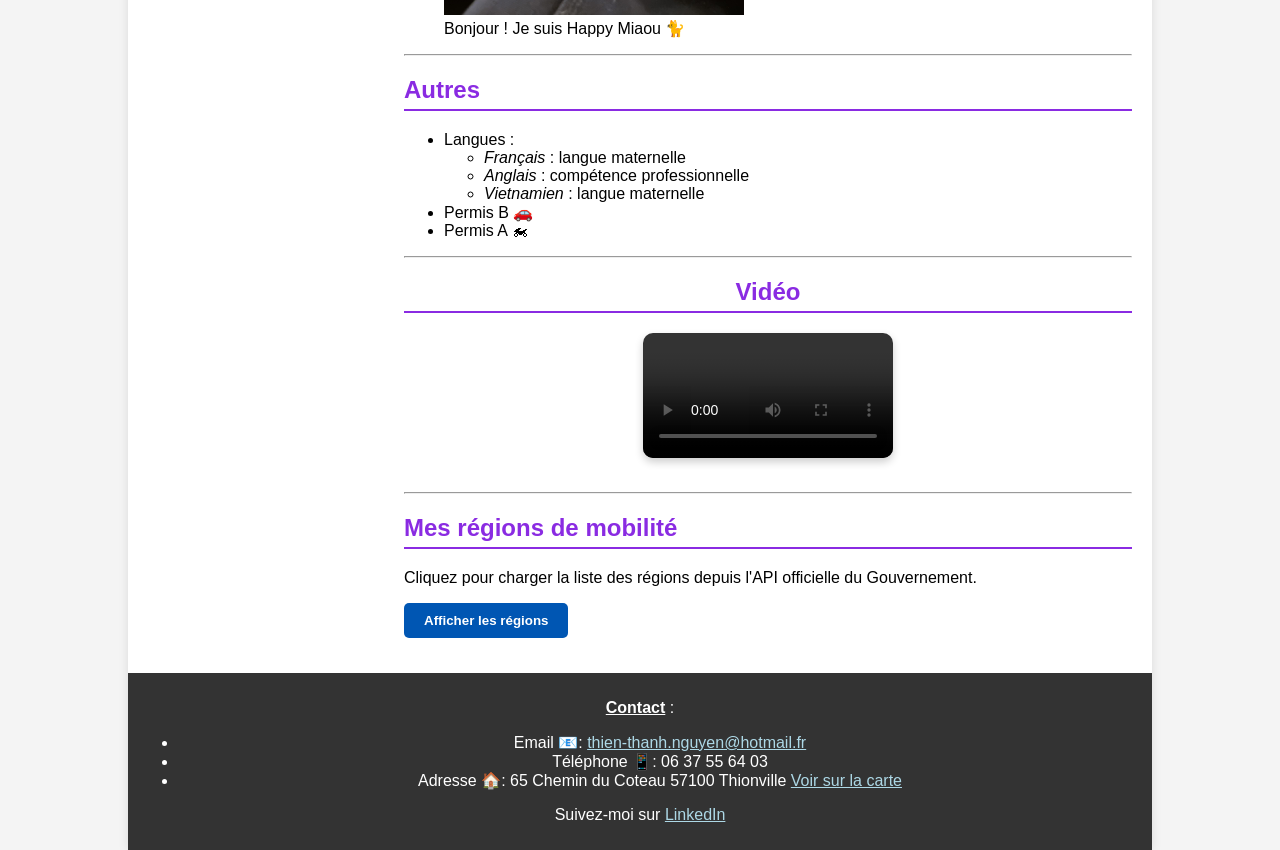
<file: cv_interactif.html>
<!-- Nom ....... : cv_interactif.html-->
<!-- Rôle ...... : CV complet avec JavaScript (Mode sombre, API, Chatbot) -->
<!-- Auteur .... : Thien Thanh NGUYEN -->
<!-- Licence ... : Réalisé dans le cadre des chapitres 6 et 7 de UOR -->

<!DOCTYPE html>
<html lang="fr">
<head>
    <meta charset="utf-8">
    <meta name="viewport" content="width=device-width, initial-scale=1.0">
    <meta name="description" content="Je suis Thanh NGUYEN, decouvrez mon parcours et mes compétences.">

    <meta name="robots" content="noindex">
    <meta name="robots" content="noimageindex">

    <title>CV Thanh - Version Interactive</title>
    
    <link rel="stylesheet" href="style.css"> 

    <!-- ajout de la bibliothèque pour les icônes du Chatbot -->
    <link rel="stylesheet" href="https://cdnjs.cloudflare.com/ajax/libs/font-awesome/4.7.0/css/font-awesome.min.css">

    <!-- ajout de la bibliothèque jQuery pour faire fonctionner le script du Chatbot -->
    <script src="https://ajax.googleapis.com/ajax/libs/jquery/3.4.1/jquery.min.js"></script>

    <meta property="og:type" content="CV">
    <meta property="og:title" content="Thanh NGUYEN">
    <meta property="og:description" content="Venez découvrir mon parcours professionnel et mes passions.">
    <meta property="og:url" content="http://cv-thanh-if.atwebpages.com/cv_interactif.html">

    <!-- exo 2.2 : Métadonnées LD-JSON -->
    <script type="application/ld+json">
    {
      "@context": "https://schema.org/",
      "@type": "Person",
      "name": "Thien Thanh NGUYEN",
      "jobTitle": "Senior Trader",
      "worksFor": {
        "@type": "Organization",
        "name": "Banque Internationale à Luxembourg (BIL)"
      },
      "alumniOf": "Université Paris 8 - IED",
      "email": "thien-thanh.nguyen@hotmail.fr",
      "telephone": "06 37 55 64 03",
      "address": {
        "@type": "PostalAddress",
        "streetAddress": "65 Chemin du Coteau",
        "postalCode": "57100",
        "addressLocality": "Thionville",
        "addressCountry": "France"
      }
    }
    </script>
</head>

<body>

    <div id="conteneur">

        <div id="header">
            <h1>Thien Thanh NGUYEN</h1>
            <p><strong>Qui suis je ? </strong></p>
            <p>Passionné, ouvert d'esprit et curieux du monde, j'aime découvrir et apprendre tous les jours.</p>
            <p><strong>Ma devise</strong> : <em>Une journée sans apprendre de nouvelles choses est une journée de perdue !</em></p>
        </div>

        <div id="menu-lateral">
            <h2>Navigation</h2>
            <nav>
                <ul>
                    <li><a href="index.html">Version "HTML"</a></li>
                    <li><a href="cv_style.html">Version avec CSS </a></li>
                    <li><a href="cv_bootstrap.html">Version BOOTSTRAP</a></li>
                    <li><a href="http://cv-thanh-if.atwebpages.com/livre_dor.php">Livre d'or </a></li>
                    <li><a href="cv_interactif.html" class="actif">CV Interactif</a></li>
                </ul>

                <div style="text-align: center; margin: 20px;">
                    <button id="btn-theme" style="padding: 10px 20px; cursor: pointer; font-weight: bold;">
                        Passer en Mode Sombre
                    </button>
                </div>

                <hr>
                
                <h3>Sommaire</h3>
                <ul>
                    <li><a href="#experiences">Expériences</a></li>
                    <li><a href="#competences">Compétences</a></li>
                    <li><a href="#formations">Formations</a></li>
                    <li><a href="#passions">Passions</a></li>
                    <li><a href="#autres">Autres</a></li>
                    <li><a href="#video">Vidéo de présentation</a></li>
                    <li><a href="#opendata">Mes régions de mobilité</a></li>
                </ul>
            </nav>
        </div>

        <div id="contenu-principal">
            
            <section id="experiences">
                <h2>Expériences professionnelles</h2>
                <ul>
                    <li>
                        <a href="https://www.bil.com/en/Pages/index.aspx" target="_blank">Banque Internationale à Luxembourg</a> - <em>Luxembourg</em><br>
                        <span class="date">Depuis Avril 2016 :</span> <span class="poste">Senior Trader</span>
                        <p>Modélisation, conception d'algorithmes d'auto-trading sur MT4, Trading Spot - Option Trading, Swap et Produits structurés. Responsable la plateforme Reuters Electronic Trading. Pricing Warrant Lux et Belges, Bonds. Mise en œuvre de projets comme Ullink.</p>
                    </li>
                    <li>
                        <a href="https://fac-droit.univ-lorraine.fr/" target="_blank">Faculté de Droit et de Sciences Economiques</a> - <em>Nancy - France</em><br>
                        <span class="date">Années 2016-2017 :</span> <span class="poste">Enseignant vacataire</span>
                        <p>Intervenant pour le cours <em>"Economie des marchés dérivés (application)"</em>.</p>
                    </li>
                    <li>
                        <a href="https://www.bil.com/en/Pages/index.aspx" target="_blank">Banque Internationale à Luxembourg</a> - <em>Luxembourg</em><br>
                        <span class="date">Octobre 2015 / Mars 2016 :</span> <span class="poste">Stagiaire Treasury & Financial Market</span>
                        <p>Modélisation, conception d'algorithmes d'auto-trading sur MT4, Trading Spot - Option Trading et Swap.</p>
                    </li>
                    <li>
                        <a href="https://iecl.univ-lorraine.fr/" target="_blank">Institut Elie Cartan</a> - <em>Nancy/France</em><br>
                        <span class="date">Mars 2015 / Juillet 2015 :</span> <span class="poste">Stagiaire en recherche mathématiques financières</span>
                        <p>Recherche sur les mouvements Browniens Multifractionnaires appliqués au modèle de Black&Scholes.</p>
                    </li>
                    <li>
                        Bar Cosmopolitain - <em>Nancy/France</em><br>
                        <span class="date">2013 - 2016 :</span> <span class="poste">Gérant</span>
                        <p>Création de l'entreprise, comptabilité, gestion des employés et des stocks, recrutement.</p>
                    </li>
                    <li>
                        Restaurant Cosmopolitain - <em>Nancy/France</em><br>
                        <span class="date">2010 - 2015 :</span> <span class="poste">Co-Gérant de l'entreprise familiale et agent polyvalent</span>
                        <p>Gestion des stocks et des employés - Service en salle et aide cuisinier.</p>
                    </li>
                </ul>

                <br>

                <table>
                    <caption><u><strong>Tableau récapitulatif</strong></u></caption>
                    <tr>
                        <th>Poste</th>
                        <th>Entreprise</th>
                        <th>Années</th>
                    </tr>
                    <tr>
                        <td>Senior Trader</td>
                        <td>BIL</td>
                        <td>Depuis 2016</td>
                    </tr>
                    <tr>
                        <td>Enseignant Vacataire</td>
                        <td>Université de Lorraine</td>
                        <td>2016-2017</td>
                    </tr>
                    <tr>
                        <td>Stagiaire</td>
                        <td>BIL</td>
                        <td>2015-2016</td>
                    </tr>
                    <tr>
                        <td>Stagiaire</td>
                        <td>Institut Elie Cartan</td>
                        <td>2015</td>
                    </tr>
                    <tr>
                        <td>Gérant</td>
                        <td>Bar Cosmopolitain</td>
                        <td>2013-2016</td>
                    </tr>
                    <tr>
                        <td>Co-gérant</td>
                        <td>Restaurant Cosmopolitain</td>
                        <td>2010-2015</td>
                    </tr>
                </table>
            </section>

            <hr>

            <section id="competences">
                <h2>Compétences</h2>
                <ul>
                    <li><strong>Savoir-faire</strong> :
                        <ul>
                            <li>Analyse économique (fondamentale et chartiste) des marchés financiers</li>
                            <li>Comprendre et analyser le risque de marché</li>
                            <li>Lire, comprendre et travailler sur des macros</li>
                            <li>Concevoir un business plan</li>
                            <li>Améliorer des processus</li>
                            <li>Gérer un budget</li>
                            <li>Animer une réunion de travail</li>
                        </ul>
                    </li>
                    <li><strong>Outils</strong> :
                        <ul>
                            <li>Pack office</li>
                            <li>Reuter Eikon/Bloomberg</li>
                            <li>Kondor+/Business objet</li>
                            <li>Notions en programmation : C, R, VBA, CSS/HTML, Python</li>
                        </ul>
                    </li>
                </ul>
            </section>

            <hr>

            <section id="formations">
                <h2>Formations</h2>
                <ol>
                    <li>
                        <span class="date">2013 - 2015 :</span> <strong>Master Finance</strong> - <em>Option ingénierie de la finance</em>
                    </li>
                    <li>
                        <span class="date">2010 - 2013 :</span> <strong>Licence Science Economique</strong> - <em>Option Analyse Economique</em>
                    </li>
                    <li>
                        <span class="date">2009 - 2010 :</span> <strong>Licence Mathématiques et Informatique</strong>
                    </li>
                </ol>
            </section>

            <hr>
            
            <section id="passions">
                <h2>Passions</h2>
                <p>Ma grande passion est le sport, j'en ai pratiqué plusieurs depuis mon enfance comme le football, le volleyball ou encore les arts martiaux (judo et taekwondo).</p>
                <p>J'ai également fondé avec des amis une équipe de football (le club de AS Velaine en Haye), j'étais responsable des entraînements et de la trésorerie.</p>
                <p>En commençant mes grandes études, le temps m'a manqué et j'ai donc commencé la course à pied ! J'ai fait plusieurs marathons comme celui de Paris et par la suite je me suis mis au triathlon (j'appelle ça le sport des athlètes "moyens", comme on n'est pas bon dans un, pourquoi ne pas l'être sur trois !). 
                Et j'ai réalisé un de mes défis (parmi tant d'autres), je peux dire que je suis un <strong>"IRONMAN"</strong> ! 
                Même si le temps n'est pas le meilleur, je suis arrivé au bout et je suis fier de moi et de la persévérance que j'ai eue, ainsi que de ma compagne qui m'a suivi tout le long de ma préparation et du parcours !</p>

                <figure>
                    <img src="Finish_line.jpg" title="I am an IRONMAN" alt="Finish line Ironman de Nice 2024" width="300" height="500">
                    <img src="Medaille.jpg" alt="Médaille !" width="300" height="500">
                    <figcaption>Finish Line Ironman 2024</figcaption>
                </figure>

                <p>J'ai également d'autres hobbies comme l'entrepreneuriat, les sciences (mathématiques et physiques).</p>

                <p>J'ai également un chat noir (pour moi cela porte chance haha)</p>
                <figure>
                    <img src="Happy.jpeg" alt="Happy la bête des Vosges" width="300">
                    <figcaption>Bonjour ! Je suis Happy Miaou 🐈</figcaption>
                </figure>
            </section>
            
            <hr>

            <section id="autres">
                <h2>Autres</h2>
                <ul>
                    <li>Langues :
                        <ul>
                            <li><em>Français</em> : langue maternelle</li>
                            <li><em>Anglais</em> : compétence professionnelle</li>
                            <li><em>Vietnamien</em> : langue maternelle</li>
                        </ul>
                    </li>
                    <li>Permis B 🚗</li>
                    <li>Permis A 🏍</li>
                </ul>
            </section>

            <hr>

            <!-- exo 2.2 : vidéo -->
            <section id="video" style="text-align: center; margin-bottom: 30px;">
                <h2>Vidéo</h2>
                <video style="width: 100%; max-width: 250px; border-radius: 10px; box-shadow: 0 4px 8px rgba(0,0,0,0.2);" controls>
                    <source src="video.mp4" type="video/mp4">
                    Votre navigateur ne supporte pas la balise vidéo.
                </video>
            </section>

            <hr>
            
            <section id="opendata">
                <h2>Mes régions de mobilité</h2>
                <p>Cliquez pour charger la liste des régions depuis l'API officielle du Gouvernement.</p>
                <button id="btn-regions" style="padding: 10px 20px; cursor: pointer; font-weight: bold; background-color: #0056b3; color: white; border: none; border-radius: 5px;">
                    Afficher les régions
                </button>
                
                <div id="zone-donnees" style="margin-top: 15px;"></div>
            </section>

        </div>

        <div id="footer">
            <p><u><strong>Contact</strong></u> :</p>
            <ul>
                <li>Email 📧: <a href="mailto:thien-thanh.nguyen@hotmail.fr">thien-thanh.nguyen@hotmail.fr</a></li>
                <li>Téléphone 📱: 06 37 55 64 03</li>
                <li>Adresse 🏠: 65 Chemin du Coteau 57100 Thionville <a href="https://maps.app.goo.gl/HkhhZXBoajNpypkQA" target="_blank">Voir sur la carte</a></li>
            </ul>
            <p>Suivez-moi sur <a href="https://www.linkedin.com/in/thanh-nguyen-71548b7b/" target="_blank">LinkedIn</a></p>
        </div>

    </div>

    <!-- bloc chatbot -->
    <div class="chat-bar-collapsible">
        <button id="chat-button" type="button" class="collapsible">Discutez avec moi !
            <i id="chat-icon-bulle" style="color: #fff;" class="fa fa-fw fa-comments-o"></i>
        </button>

        <div class="content">
            <div class="full-chat-block">
                <div class="outer-container">
                    <div class="chat-container">
                        <div id="chatbox">
                             <p id="chat-timestamp"></p> <p id="botStarterMessage" class="botText"><span>Chargement...</span></p>
                        </div>

                        <div class="chat-bar-input-block">
                            <div id="userInput">
                                <input id="textInput" class="input-box" type="text" name="msg" placeholder="Appuyez sur 'Entrée'">
                            </div>

                            <div class="chat-bar-icons">
                                <i id="chat-icon-send" style="color: #333;" class="fa fa-fw fa-send" onclick="sendButton()"></i>
                            </div>
                        </div>

                        <div id="chat-bar-bottom"><p></p></div>
                    </div>
                </div>
            </div>
        </div>
    </div>

    <!-- javascript (Dark Mode, Open Data et Chatbot) -->
    <script>
        //dark mode
        let boutonTheme = document.getElementById("btn-theme");
        let corpsPage = document.body;

        boutonTheme.addEventListener("click", function() {
            corpsPage.classList.toggle("dark-mode");

            if (corpsPage.classList.contains("dark-mode")) {
                boutonTheme.textContent = "Revenir au Mode Clair";
            } else {
                boutonTheme.textContent = "Passer en Mode Sombre";
            }
        });

        //API open data
        const btnRegions = document.getElementById('btn-regions');
        const zoneDonnees = document.getElementById('zone-donnees');

        btnRegions.addEventListener('click', function() {
            zoneDonnees.innerHTML = "<p><em>Chargement des données depuis l'API...</em></p>";

            fetch('https://geo.api.gouv.fr/regions')
                .then(function(reponse) {
                    return reponse.json(); 
                })
                .then(function(data) {
                    let tableau = "<table style='border-collapse: collapse; width: 100%; text-align: left; margin-top: 10px; background-color: white; color: black;'>";
                    tableau += "<tr style='background-color: #ddd;'><th>Code</th><th>Nom de la région</th></tr>";

                    for(let i = 0; i < data.length; i++) {
                        tableau += "<tr>";
                        tableau += "<td style='padding: 8px; border: 1px solid #ccc;'>" + data[i].code + "</td>";
                        tableau += "<td style='padding: 8px; border: 1px solid #ccc;'>" + data[i].nom + "</td>";
                        tableau += "</tr>";
                    }
                    tableau += "</table>";

                    zoneDonnees.innerHTML = tableau;
                })
                .catch(function(erreur) {
                    zoneDonnees.innerHTML = "<p style='color:red;'>Erreur : impossible de charger l'API.</p>";
                });
        });

        //chatbot
        var coll = document.getElementsByClassName("collapsible");

        for (let i = 0; i < coll.length; i++) {
            coll[i].addEventListener("click", function () {
                this.classList.toggle("active");
                var content = this.nextElementSibling;

                if (content.style.maxHeight) {
                    content.style.maxHeight = null;
                } else {
                    content.style.maxHeight = content.scrollHeight + "px";
                }
            });
        }

        function getTime() {
            let today = new Date();
            let hours = today.getHours();
            let minutes = today.getMinutes();

            if (hours < 10) { hours = "0" + hours; }
            if (minutes < 10) { minutes = "0" + minutes; }
            
            return hours + ":" + minutes;
        }

        function firstBotMessage() {
            let firstMessage = "Bonjour ! Je suis l'assistant virtuel. Avez-vous une question sur le parcours de Thanh ?";
            document.getElementById("botStarterMessage").innerHTML = '<p class="botText"><span>' + firstMessage + '</span></p>';
            let time = getTime();
            $("#chat-timestamp").append(time);
            document.getElementById("userInput").scrollIntoView(false);
        }

        firstBotMessage();

        function getBotResponse(question) {
            question = question.toLowerCase();
            if (question.includes("bonjour") || question.includes("salut")) {
                return "Bonjour ! Comment puis-je vous aider aujourd'hui ?";
            } else if (question.includes("bonsoir")) {
                return "Bonsoir ! Avez-vous besoin d'informations sur mon CV ?";
            } else if (question.includes("experience") || question.includes("travail") || question.includes("bil")) {
                return "Je travaille actuellement comme Senior Trader à la BIL (Banque Internationale à Luxembourg).";
            } else if (question.includes("sport") || question.includes("ironman") || question.includes("passion")) {
                return "Le sport est ma grande passion ! J'ai notamment terminé l'Ironman de Nice.";
            } else if (question.includes("etude") || question.includes("formation") || question.includes("licence")) {
                return "J'ai un Master en Finance et je suis actuellement en L1 Informatique à l'IED Paris 8.";
            } else if (question.includes("contact") || question.includes("email") || question.includes("mail")) {
                return "Vous pouvez me contacter directement à : thien-thanh.nguyen@hotmail.fr";
            } else if (question.includes("chat") || question.includes("animal") || question.includes("happy")) {
                return "J'ai un chat noir qui s'appelle Happy. Pour moi, ça porte chance !";
            } else {
                return "Désolé, je ne comprends pas. Essayez de me parler d'expérience, d'études, de sport ou de contact ! SVP";
            }
        }

        function getHardResponse(userText) {
            let botResponse = getBotResponse(userText);
            let botHTML = '<p class="botText"><span>' + botResponse + '</span></p>';
            $("#chatbox").append(botHTML);
            document.getElementById("chat-bar-bottom").scrollIntoView(true);
        }

        function getResponse() {
            let userText = $("#textInput").val().trim();
            if (userText === "") {
                return;
            }

            let userHtml = '<p class="userText"><span>' + userText + '</span></p>';
            $("#textInput").val("");
            $("#chatbox").append(userHtml);
            document.getElementById("chat-bar-bottom").scrollIntoView(true);

            setTimeout(() => {
                getHardResponse(userText);
            }, 500);
        }

        function sendButton() {
            getResponse();
        }

        $("#textInput").keypress(function (e) {
            if (e.which == 13) {
                getResponse();
            }
        });
    </script>
</body>
</html>
</file>
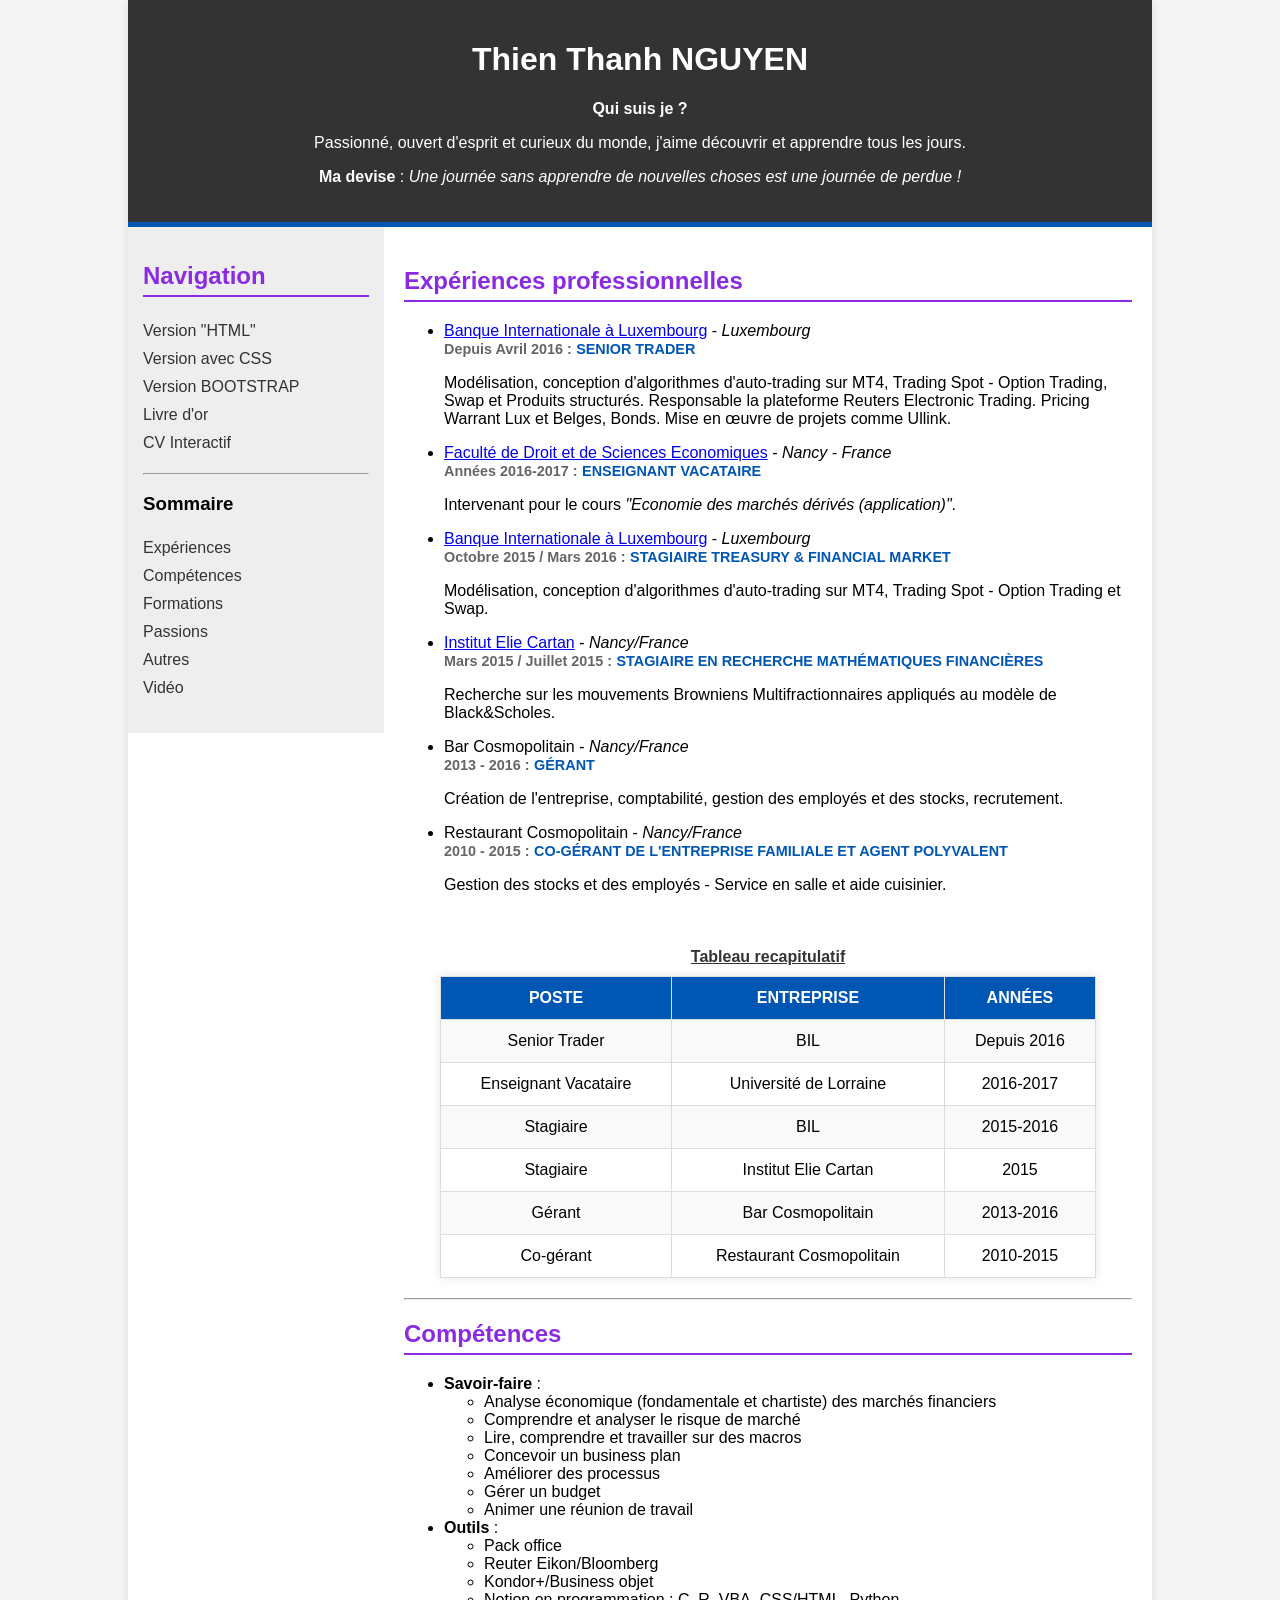
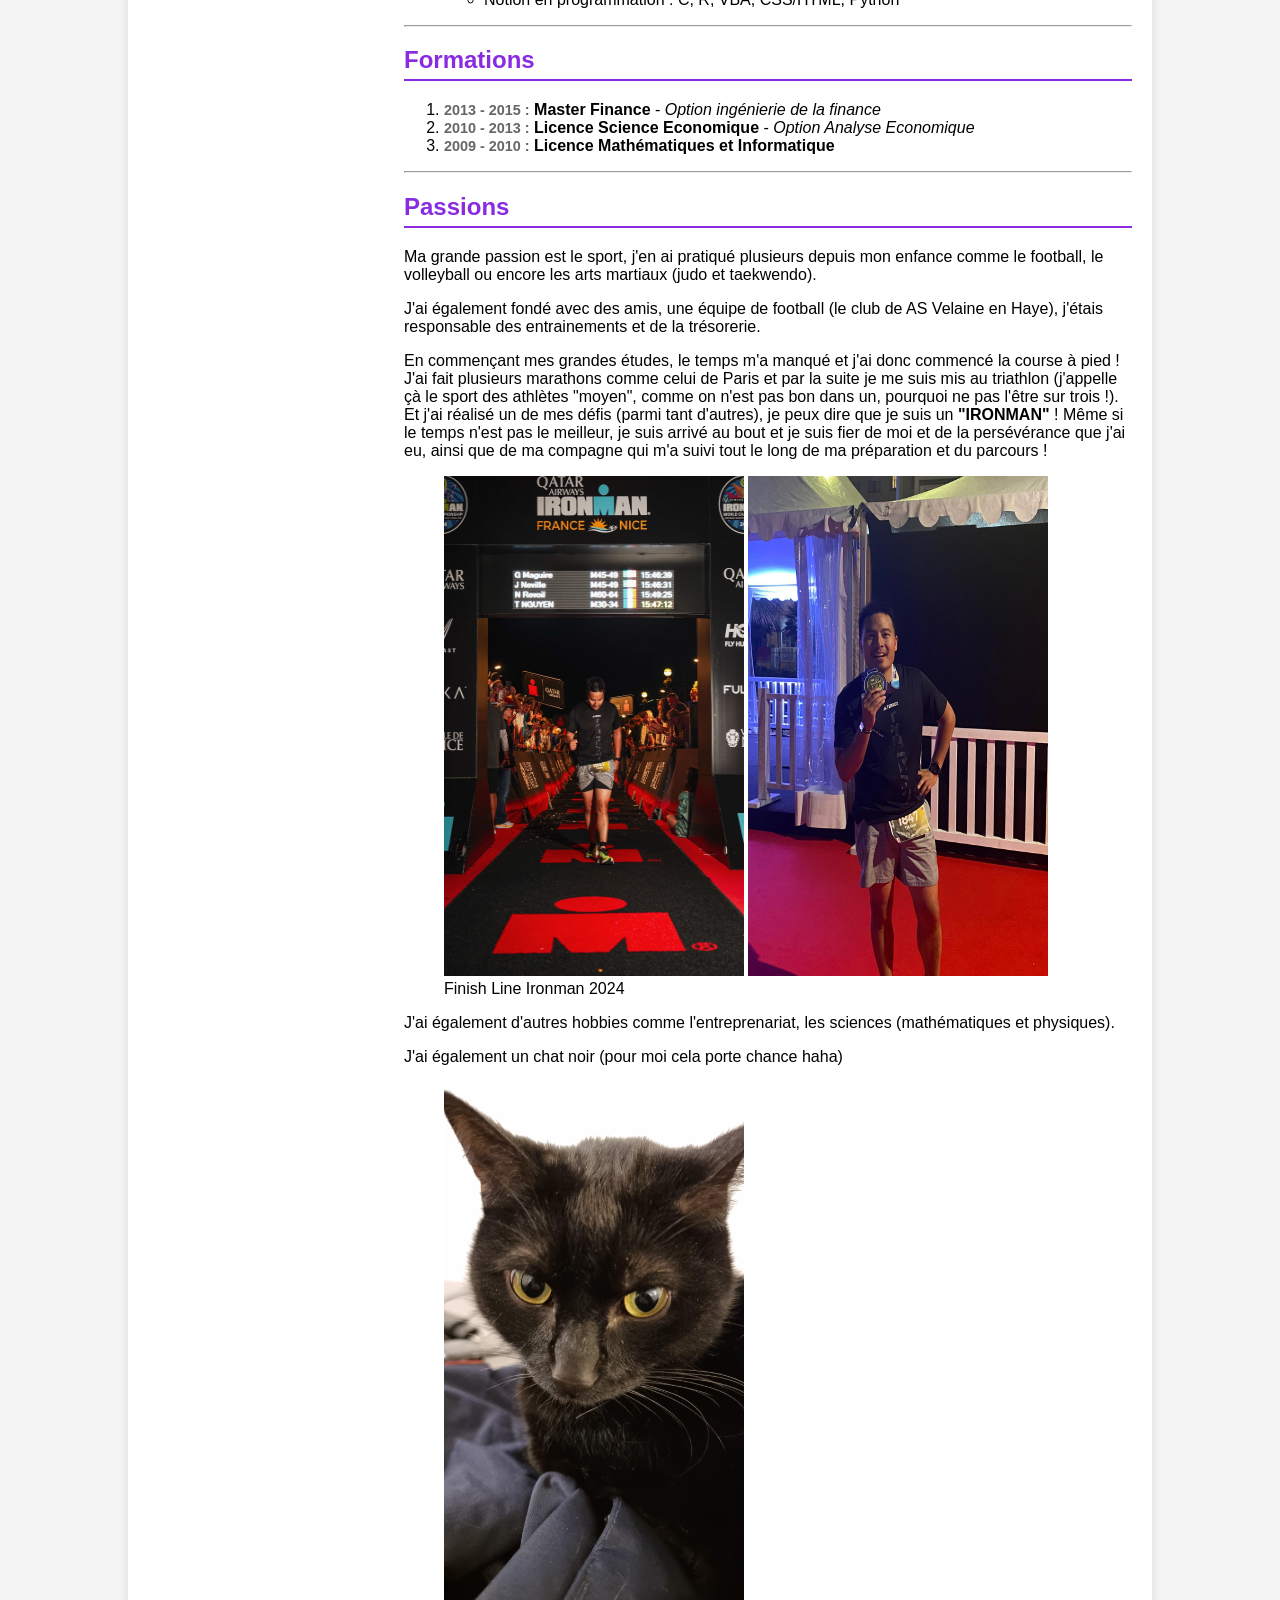
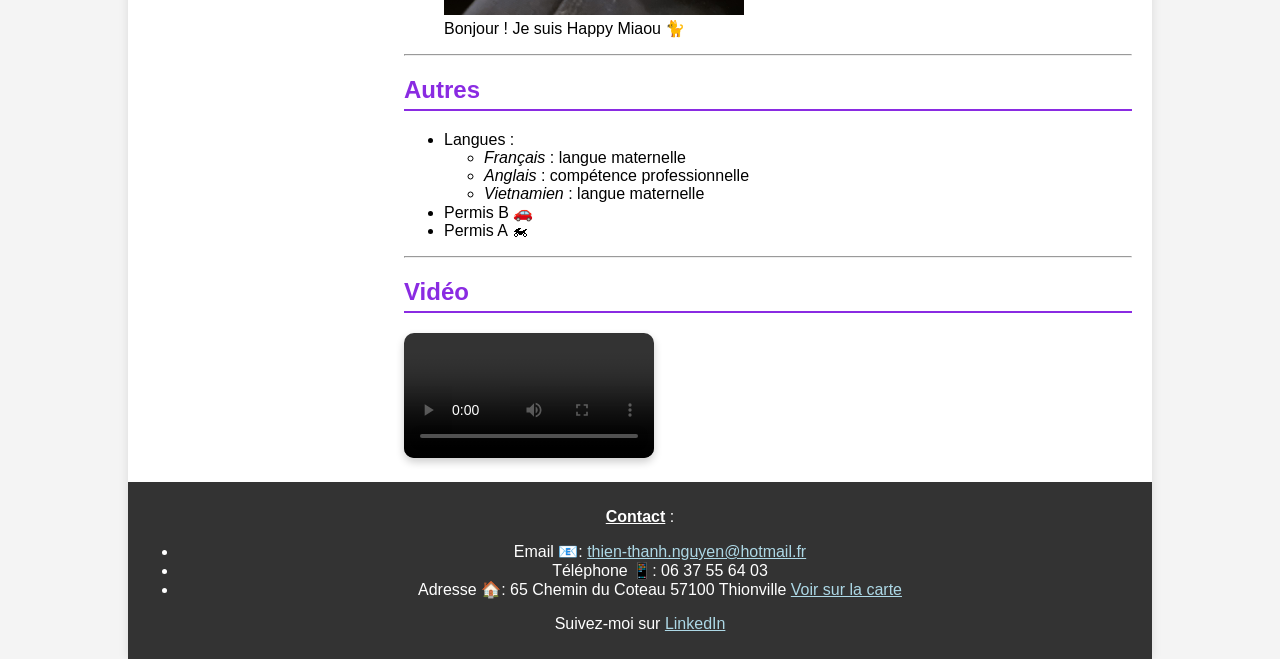
<file: cv_style.html>
<!-- Nom ....... : cv_style.html-->
<!-- Rôle ...... : realisation de mon CV en HTML et CSS -->
<!-- Auteur .... : Thien Thanh NGUYEN -->
<!-- Licence ... : Réalisé dans le cadre du chapitre 3 de UOR -->

<!DOCTYPE html>
<html lang="fr">
<head>
    <meta charset="utf-8">
    <meta name="viewport" content="width=device-width, initial-scale=1.0">
    <meta name="description" content="Je suis Thanh NGUYEN, decouvrez mon parcours et mes compétences.">

    <meta name="robots" content="noindex">
    <meta name="robots" content="noimageindex">

    <title>CV Thanh - Version Stylée</title>
    
    <link rel="stylesheet" href="style.css"> <meta property="og:type" content="CV">
    <meta property="og:title" content="Thanh NGUYEN">
    <meta property="og:description" content="Venez découvrir mon parcours professionnel et mes passions.">
    <meta property="og:url" content="http://cv-thanh-if.atwebpages.com/cv_style.html">

    <script type="application/ld+json">
    {
      "@context": "https://schema.org/",
      "@type": "Person",
      "name": "Thien Thanh NGUYEN",
      "jobTitle": "Senior Trader",
      "worksFor": {
        "@type": "Organization",
        "name": "Banque Internationale à Luxembourg (BIL)"
      },
      "alumniOf": "Université Paris 8 - IED",
      "email": "thien-thanh.nguyen@hotmail.fr",
      "telephone": "06 37 55 64 03",
      "address": {
        "@type": "PostalAddress",
        "streetAddress": "65 Chemin du Coteau",
        "postalCode": "57100",
        "addressLocality": "Thionville",
        "addressCountry": "France"
      }
    }
    </script>
</head>

<body>

    <div id="conteneur">

        <div id="header">
            <h1>Thien Thanh NGUYEN</h1>
            <p><strong>Qui suis je ? </strong></p>
            <p>Passionné, ouvert d'esprit et curieux du monde, j'aime découvrir et apprendre tous les jours.</p>
            <p><strong>Ma devise</strong> : <em>Une journée sans apprendre de nouvelles choses est une journée de perdue !</em></p>
        </div>

        <div id="menu-lateral">
            <h2>Navigation</h2>
            <nav>
                <ul>
                    <li><a href="index.html">Version "HTML"</a></li>
                    <li><a href="cv_style.html" class="actif">Version avec CSS </a></li>
                    <li><a href="cv_bootstrap.html" class="nav-active">Version BOOTSTRAP</a></li>
                    <li><a href="http://cv-thanh-if.atwebpages.com/livre_dor.php">Livre d'or </a></li>
                    <li><a href="cv_interactif.html">CV Interactif</a></li>
                </ul>
                
                <hr>
                
                <h3>Sommaire</h3>
                <ul>
                    <li><a href="#experiences">Expériences</a></li>
                    <li><a href="#competences">Compétences</a></li>
                    <li><a href="#formations">Formations</a></li>
                    <li><a href="#passions">Passions</a></li>
                    <li><a href="#autres">Autres</a></li>
                    <li><a href="#video">Vidéo</a></li>
                </ul>
            </nav>
        </div>

        <div id="contenu-principal">
            
            <section id="experiences">
                <h2>Expériences professionnelles</h2>
                <ul>
                    <li>
                        <a href="https://www.bil.com/en/Pages/index.aspx">Banque Internationale à Luxembourg</a> - <em>Luxembourg</em><br>
                        <span class="date">Depuis Avril 2016 :</span> <span class="poste">Senior Trader</span>
                        <p>Modélisation, conception d'algorithmes d'auto-trading sur MT4, Trading Spot - Option Trading, Swap et Produits structurés. Responsable la plateforme Reuters Electronic Trading. Pricing Warrant Lux et Belges, Bonds. Mise en œuvre de projets comme Ullink.</p>
                    </li>

                    <li>
                        <a href="https://fac-droit.univ-lorraine.fr/">Faculté de Droit et de Sciences Economiques</a> - <em>Nancy - France</em><br>
                        <span class="date">Années 2016-2017 :</span> <span class="poste">Enseignant vacataire</span>
                        <p>Intervenant pour le cours <em>"Economie des marchés dérivés (application)"</em>.</p>
                    </li>
                    
                    <li>
                        <a href="https://www.bil.com/en/Pages/index.aspx">Banque Internationale à Luxembourg</a> - <em>Luxembourg</em><br>
                        <span class="date">Octobre 2015 / Mars 2016 :</span> <span class="poste">Stagiaire Treasury & Financial Market</span>
                        <p>Modélisation, conception d'algorithmes d'auto-trading sur MT4, Trading Spot - Option Trading et Swap.</p>
                    </li>

                    <li>
                        <a href="https://iecl.univ-lorraine.fr/">Institut Elie Cartan</a> - <em>Nancy/France</em><br>
                        <span class="date">Mars 2015 / Juillet 2015 :</span> <span class="poste">Stagiaire en recherche mathématiques financières</span>
                        <p>Recherche sur les mouvements Browniens Multifractionnaires appliqués au modèle de Black&Scholes.</p>
                    </li>

                    <li>
                        Bar Cosmopolitain - <em>Nancy/France</em><br>
                        <span class="date">2013 - 2016 :</span> <span class="poste">Gérant</span>
                        <p>Création de l'entreprise, comptabilité, gestion des employés et des stocks, recrutement.</p>
                    </li>
                    
                    <li>
                        Restaurant Cosmopolitain - <em>Nancy/France</em><br>
                        <span class="date">2010 - 2015 :</span> <span class="poste">Co-Gérant de l'entreprise familiale et agent polyvalent</span>
                        <p>Gestion des stocks et des employés - Service en salle et aide cuisinier.</p>
                    </li>
                </ul>

                <br>

                <table>
                    <caption><u><strong>Tableau recapitulatif</strong></u></caption>
                    <tr>
                        <th>Poste</th>
                        <th>Entreprise</th>
                        <th>Années</th>
                    </tr>
                    <tr>
                        <td>Senior Trader</td>
                        <td>BIL</td>
                        <td>Depuis 2016</td>
                    </tr>
                    <tr>
                        <td>Enseignant Vacataire</td>
                        <td>Université de Lorraine</td>
                        <td>2016-2017</td>
                    </tr>
                    <tr>
                        <td>Stagiaire</td>
                        <td>BIL</td>
                        <td>2015-2016</td>
                    </tr>
                    <tr>
                        <td>Stagiaire</td>
                        <td>Institut Elie Cartan</td>
                        <td>2015</td>
                    </tr>
                    <tr>
                        <td>Gérant</td>
                        <td>Bar Cosmopolitain</td>
                        <td>2013-2016</td>
                    </tr>
                    <tr>
                        <td>Co-gérant</td>
                        <td>Restaurant Cosmopolitain</td>
                        <td>2010-2015</td>
                    </tr>
                </table>
            </section>

            <hr>

            <section id="competences">
                <h2>Compétences</h2>
                <ul>
                    <li><strong>Savoir-faire</strong> :
                        <ul>
                            <li>Analyse économique (fondamentale et chartiste) des marchés financiers</li>
                            <li>Comprendre et analyser le risque de marché</li>
                            <li>Lire, comprendre et travailler sur des macros</li>
                            <li>Concevoir un business plan</li>
                            <li>Améliorer des processus</li>
                            <li>Gérer un budget</li>
                            <li>Animer une réunion de travail</li>
                        </ul>
                    </li>
            
                    <li><strong>Outils</strong> :
                        <ul>
                            <li>Pack office</li>
                            <li>Reuter Eikon/Bloomberg</li>
                            <li>Kondor+/Business objet</li>
                            <li>Notion en programmation : C, R, VBA, CSS/HTML, Python</li>
                        </ul>
                    </li>
                </ul>
            </section>

             <hr>

             <section id="formations">
                <h2>Formations</h2>
                <ol>
                    <li>
                        <span class="date">2013 - 2015 :</span> <strong>Master Finance</strong> - <em>Option ingénierie de la finance</em>
                    </li>
                    <li>
                        <span class="date">2010 - 2013 :</span> <strong>Licence Science Economique</strong> - <em>Option Analyse Economique</em>
                    </li>
                    <li>
                        <span class="date">2009 - 2010 :</span> <strong>Licence Mathématiques et Informatique</strong>
                    </li>
                </ol>
            </section>

            <hr>
            
            <section id="passions">
                <h2>Passions</h2>
                <p>Ma grande passion est le sport, j'en ai pratiqué plusieurs depuis mon enfance comme le football, le volleyball ou encore les arts martiaux (judo et taekwendo).</p>
                <p>J'ai également fondé avec des amis, une équipe de football (le club de AS Velaine en Haye), j'étais responsable des entrainements et de la trésorerie.</p>
                <p>En commençant mes grandes études, le temps m'a manqué et j'ai donc commencé la course à pied ! J'ai fait plusieurs marathons comme celui de Paris et par la suite je me suis mis au triathlon (j'appelle çà le sport des athlètes "moyen", comme on n'est pas bon dans un, pourquoi ne pas l'être sur trois !). 
                Et j'ai réalisé un de mes défis (parmi tant d'autres), je peux dire que je suis un <strong>"IRONMAN"</strong> ! 
                Même si le temps n'est pas le meilleur, je suis arrivé au bout et je suis fier de moi et de la persévérance que j'ai eu, ainsi que de ma compagne qui m'a suivi tout le long de ma préparation et du parcours !</p>

                <figure>
                    <img src="Finish_line.jpg" title="I am an IRONMAN" alt="Finish line Ironman de Nice 2024" width="300" height="500">
                    <img src="Medaille.jpg" alt="Médaille !" width="300" height="500">
                    <figcaption>Finish Line Ironman 2024</figcaption>
                </figure>

                <p>J'ai également d'autres hobbies comme l'entreprenariat, les sciences (mathématiques et physiques).</p>

                <p>J'ai également un chat noir (pour moi cela porte chance haha)</p>
                <figure>
                    <img src="Happy.jpeg" alt="Happy la bête des Vosges" width="300">
                    <figcaption>Bonjour ! Je suis Happy Miaou 🐈</figcaption>
                </figure>
            </section>
            
            <hr>

            <section id="autres">
                <h2>Autres</h2>
                <ul>
                    <li>Langues :
                        <ul>
                            <li><em>Français</em> : langue maternelle</li>
                            <li><em>Anglais</em> : compétence professionnelle</li>
                            <li><em>Vietnamien</em> : langue maternelle</li>
                        </ul>
                    </li>
                    <li>Permis B 🚗</li>
                    <li>Permis A 🏍</li>
                </ul>
            </section>

            <hr>

            <section id="video">
                <h2>Vidéo</h2>
                <video style="width: 100%; max-width: 250px; border-radius: 10px; box-shadow: 0 4px 8px rgba(0,0,0,0.2);" controls>
                    <source src="video.mp4" type="video/mp4">
                    Votre navigateur ne supporte pas la balise vidéo.
                </video>
            </section>

        </div>

        <div id="footer">
            <p><u><strong>Contact</strong></u> :</p>
            <ul>
                <li>Email 📧: <a href="mailto:thien-thanh.nguyen@hotmail.fr">thien-thanh.nguyen@hotmail.fr</a></li>
                <li>Téléphone 📱: 06 37 55 64 03</li>
                <li>Adresse 🏠: 65 Chemin du Coteau 57100 Thionville <a href="https://maps.app.goo.gl/HkhhZXBoajNpypkQA" target="_blank">Voir sur la carte</a></li>
            </ul>
            <p>Suivez-moi sur <a href="https://www.linkedin.com/in/thanh-nguyen-71548b7b/" target="_blank">LinkedIn</a></p>
        </div>

    </div> 
</body>
</html>
</file>
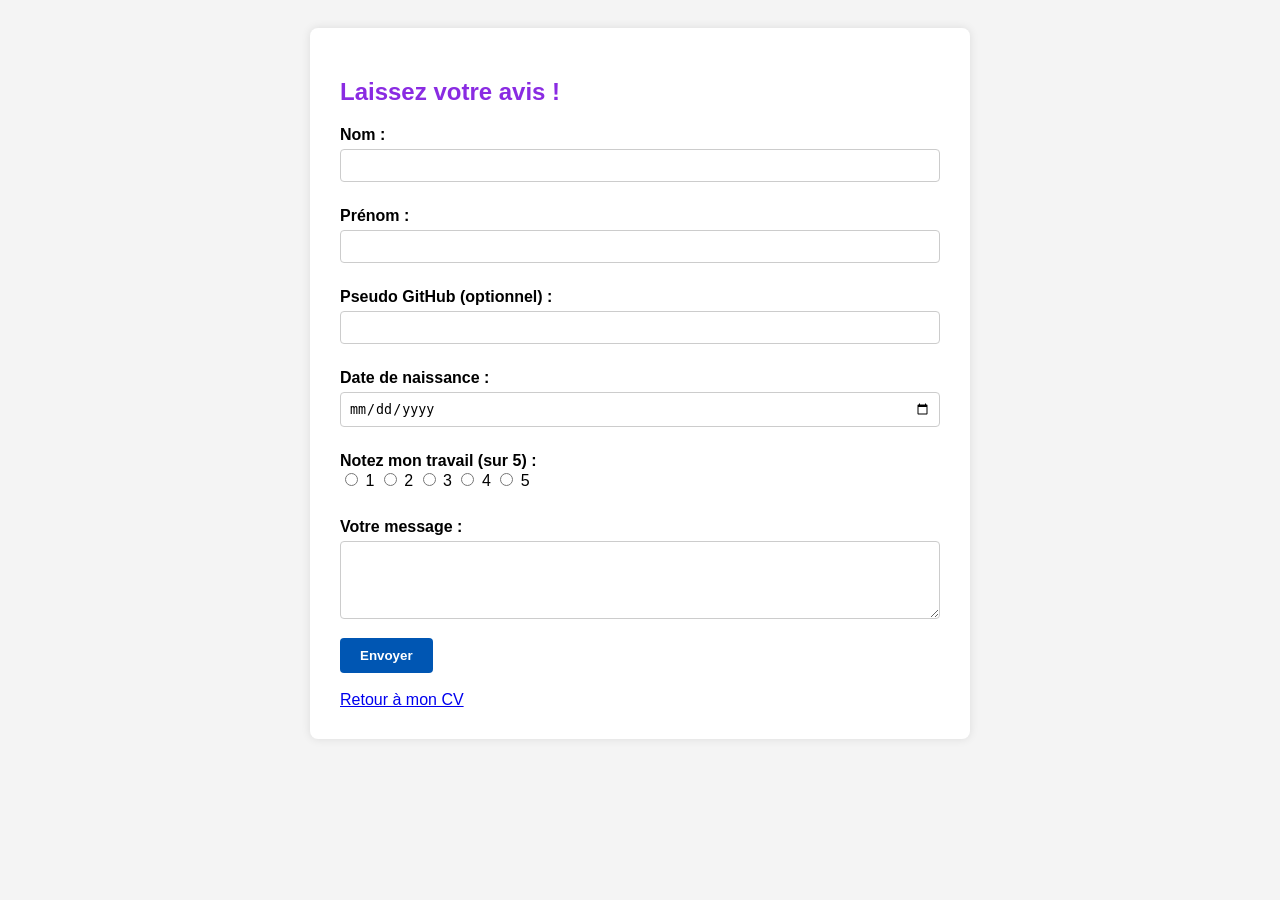
<file: formulaire.html>
<!-- Nom ....... : formualire.html-->
<!-- Rôle ...... : formulaire qui va recolter les information a mettre dans notre base de donnees et les republier par la suite -->
<!-- Auteur .... : Thien Thanh NGUYEN -->
<!-- Licence ... : Réalisé dans le cadre du chapitre 5 exercice 5.1 de UOR -->

<!DOCTYPE html>
<html lang="fr">
<head>
    <meta charset="utf-8">
    <title>Livre d'or</title>
    <style>
        /*CSS pour que le formulaire soit centré et lisible */
        body { font-family: Arial, sans-serif; background-color: #f4f4f4; padding: 20px; }
        .container { background-color: white; padding: 30px; border-radius: 8px; max-width: 600px; margin: auto; box-shadow: 0 0 10px rgba(0,0,0,0.1); }
        h2 { color: blueviolet; } /* rappel de mon code couleur du CV ! */
        label { font-weight: bold; margin-top: 10px; display: block; }
        input[type="text"], input[type="date"], textarea { width: 100%; padding: 8px; margin-top: 5px; margin-bottom: 15px; border: 1px solid #ccc; border-radius: 4px; box-sizing: border-box;}
        input[type="submit"] { background-color: #0056b3; color: white; border: none; padding: 10px 20px; cursor: pointer; border-radius: 4px; font-weight: bold; }
        input[type="submit"]:hover { background-color: blueviolet; }
    </style>
</head>
<body>

<div class="container">
    <h2>Laissez votre avis !</h2>

    <form action="" method="POST"> 
        
        <label for="nom">Nom :</label>
        <input type="text" id="nom" name="nom" required>

        <label for="prenom">Prénom :</label>
        <input type="text" id="prenom" name="prenom" required>

        <label for="pseudo_github">Pseudo GitHub (optionnel) :</label>
        <input type="text" id="pseudo_github" name="pseudo_github">

        <label for="date_anniversaire">Date de naissance :</label>
        <input type="date" id="date_anniversaire" name="date_anniversaire">

        <label>Notez mon travail (sur 5) :</label>
        <input type="radio" id="note1" name="note" value="1" required> <label for="note1" style="display:inline; font-weight:normal;">1</label>
        <input type="radio" id="note2" name="note" value="2"> <label for="note2" style="display:inline; font-weight:normal;">2</label>
        <input type="radio" id="note3" name="note" value="3"> <label for="note3" style="display:inline; font-weight:normal;">3</label>
        <input type="radio" id="note4" name="note" value="4"> <label for="note4" style="display:inline; font-weight:normal;">4</label>
        <input type="radio" id="note5" name="note" value="5"> <label for="note5" style="display:inline; font-weight:normal;">5</label>
        <br><br>

        <label for="message">Votre message :</label>
        <textarea id="message" name="message" rows="4" required></textarea>

        <input type="submit" value="Envoyer">
    </form>
    
    <br>
    <a href="index.html">Retour à mon CV</a>
</div>

</body>
</html>
</file>
<file: style.css>
/* Nom ....... : style.css */
/* Rôle ...... : page pour le style de ma page html */
/* Auteur .... : Thien Thanh NGUYEN */
/* Licence ... : Réalisé dans le cadre du chapitre 3 exercice 3.1 de UOR*/

body {
    font-family: Arial, sans-serif; 
    background-color: #f4f4f4;      /*fond gris clair pour la page */
    margin: 0;
    padding: 0;
}

/* --- TITRES H2 EN VIOLET --- */
h2 {
    color: blueviolet; /* J'ai mis "blueviolet" car le "violet" de base est un peu pâle */
    border-bottom: 2px solid blueviolet; /* ligne violette sous le titre */
    padding-bottom: 5px; /* espace entre le texte et la ligne */
}

/* --- LE CONTENEUR PRINCIPAL --- */
/*permet de centrer le contenu au milieu de l'écran */
#conteneur {
    width: 80%;             /*occupe 80% de la largeur de l'écran */
    margin: 0 auto;         /*centrage horizontal */
    background-color: #fff; /*fond blanc pour le contenu */
    box-shadow: 0 0 10px rgba(0,0,0,0.1); /*petite ombre  */
}

/* --- L'EN-TÊTE (HEADER) --- */
#header {
    background-color: #333; /*fond sombre */
    color: #fff;            /*fexte blanc */
    padding: 20px;
    text-align: center;
    border-bottom: 5px solid #0056b3; /*bordure bleue */
}

/* --- LE MENU LATÉRAL (FLOAT LEFT) --- */
/* on utilise FLOAT  */
#menu-lateral {
    float: left;            /*flotte à gauche */
    width: 25%;             /*prend 25% de la largeur */
    background-color: #eee; /*fond gris clair */
    padding: 15px;
    box-sizing: border-box; 
}

#menu-lateral ul {
    list-style-type: none;  /*enlève les puces des listes */
    padding: 0;
}

#menu-lateral li a {
    text-decoration: none;  /*enlève le soulignement */
    color: #333;
    display: block;
    padding: 5px 0;
}

#menu-lateral li a:hover {
    color: #0056b3;         /*changement de couleur au survol */
    font-weight: bold;
}

/* --- LE CONTENU PRINCIPAL (FLOAT RIGHT) --- */
#contenu-principal {
    float: right;           /*flotte à droite */
    width: 75%;             /*prend le reste de la largeur (75%) */
    padding: 20px;
    box-sizing: border-box;
}

/* --- LE PIED DE PAGE (CLEAR) --- */
/*on utilise CLEAR pour nettoyer les floats précédents */
#footer {
    clear: both;            /*force le footer à se placer sous les colonnes flottantes */
    background-color: #333;
    color: white;
    text-align: center;
    padding: 10px;
    margin-top: 20px;
}

#footer a {
    color: #ADD8E6; /*couleur bleu clair pour les liens */
}

/* --- UTILISATION DES SPANS --- */
/*mise en forme spécifique pour les éléments encadrés par <span> */
.date {
    color: #666;
    font-weight: bold;
    font-size: 0.9em;
}

.poste {
    color: #0056b3; /*bleu foncé */
    font-weight: bold;
    font-size: 0.9em;
    text-transform: uppercase;
}

/* --- TABLEAU RECAP --- */

table {
    width: 90%;             /*tableau prend 90% de la largeur dispo */
    margin: 20px auto;      
    border-collapse: collapse; 
    box-shadow: 0 0 10px rgba(0, 0, 0, 0.1);
    background-color: white;
}

/*style des cellules*/
th, td {
    border: 1px solid #ddd; /*bordure fine grise */
    padding: 12px;         
    text-align: center;     /*texte centré dans les cases */
}

/*style spécifique pour la ligne d'en-tête */
th {
    background-color: #0056b3; /*fond bleu */
    color: white;            
    text-transform: uppercase; /*met le texte en majuscules auto */
}

/*une ligne sur deux en gris clair */
tr:nth-child(even) {
    background-color: #f9f9f9;
}

/*style pour le titre du tableau */
caption {
    font-weight: bold;
    margin-bottom: 10px;
    font-size: 1em;
    color: #333;
}

/* --- Classe pour le mode sombre --- */

/*applique le fond sombre au corps de la page */
.dark-mode {
    background-color: midnightblue !important;
    color: whitesmoke !important;
}

/*force le conteneur principal à changer de couleur */
.dark-mode #conteneur {
    background-color: slategray !important; /*gris-bleu foncé */
    color: whitesmoke !important;
}

/*assure que le header et le footer s'adaptent */
.dark-mode #header, 
.dark-mode #footer {
    background-color: black !important; /*noir */
    color: whitesmoke !important;
}

/*assure le menu latéral change aussi */
.dark-mode #menu-lateral {
    background-color: darkslategray !important;
}

.dark-mode #menu-lateral li a {
    color: whitesmoke !important;
}

/*ajuste les titres et liens pour le contraste */
.dark-mode h2 {
    color: lightskyblue !important; /*bleu clair pour le contraste */
    border-bottom-color: lightskyblue !important;
}


/*chatbot (exo 7.2)           */

.chat-bar-collapsible {
    position: fixed;
    bottom: 0;
    right: 20px;
    box-shadow: 0 8px 16px 0 rgba(0,0,0,0.2);
    z-index: 1000;
    font-family: Arial, sans-serif;
}
        
.collapsible {
    background-color: #2c3e50;
    color: white;
    cursor: pointer;
    padding: 15px;
    width: 320px;
    text-align: left;
    outline: none;
    font-size: 16px;
    font-weight: bold;
    border-radius: 10px 10px 0 0;
    border: none;
    display: flex;
    justify-content: space-between;
}

.content {
    max-height: 0;
    overflow: hidden;
    transition: max-height 0.2s ease-out;
    background-color: #f9f9f9;
    width: 320px;
}

.full-chat-block {
    width: 100%;
    background: white;
    text-align: center;
}

#chatbox {
    height: 300px;
    overflow-y: auto;
    padding: 15px;
    display: flex;
    flex-direction: column;
    gap: 10px;
}

#chat-timestamp {
    color: #888;
    font-size: 12px;
    margin: 0 0 10px 0;
}

.botText { text-align: left; margin: 0; }
.botText span { background: #e0e0e0; padding: 10px 15px; border-radius: 15px; border-bottom-left-radius: 2px; display: inline-block; font-size: 14px;}
        
.userText { text-align: right; margin: 0; }
.userText span { background: #3498db; color: white; padding: 10px 15px; border-radius: 15px; border-bottom-right-radius: 2px; display: inline-block; font-size: 14px;}

.chat-bar-input-block {
    display: flex;
    justify-content: space-between;
    padding: 10px;
    border-top: 1px solid #ddd;
    background-color: #fff;
    align-items: center;
}

#userInput { flex: 1; display: flex; }
.input-box { width: 100%; border: none; padding: 5px; outline: none; font-size: 14px; }
.chat-bar-icons { padding: 5px; cursor: pointer; font-size: 20px; }
</file>
